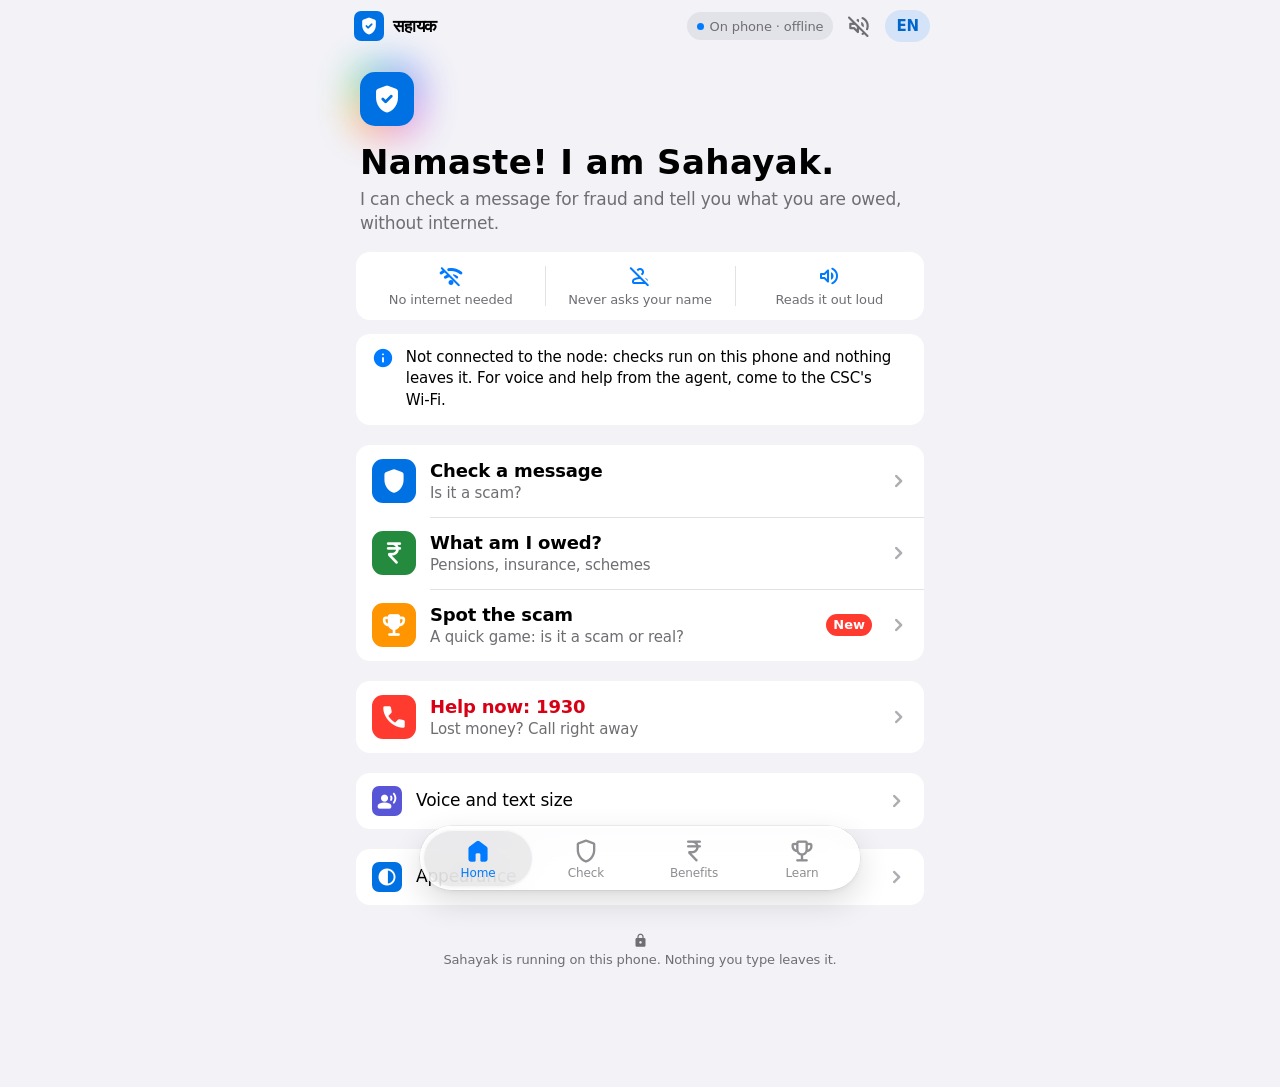
<file: index.html>
<!doctype html>
<html lang="en">
<head>
<meta charset="utf-8">
<meta name="sahayak-standalone" content="1">
<meta name="viewport" content="width=device-width, initial-scale=1, viewport-fit=cover">
<meta name="theme-color" content="#F9F9F9" media="(prefers-color-scheme: light)">
<meta name="theme-color" content="#161617" media="(prefers-color-scheme: dark)">
<meta name="description" content="Sahayak: offline scam check and benefits guide, running on this node.">
<title>Sahayak · सहायक</title>
<link rel="manifest" href="app/manifest.webmanifest">
<link rel="icon" href="app/icons/icon.svg" type="image/svg+xml">
<link rel="apple-touch-icon" href="app/icons/icon-192.png">
<link rel="preload" href="app/fonts/symbols.woff2" as="font" type="font/woff2" crossorigin>
<link rel="stylesheet" href="app/app.css">
</head>
<body>
<header class="topbar">
  <div class="topbar-inner">
    <button class="brand" data-go="home" type="button" aria-label="Sahayak home">
      <span class="brand-mark" aria-hidden="true"><span class="ms">verified_user</span></span>
      <span class="brand-text"><b>सहायक</b><span class="nav-title" id="nav-title" aria-hidden="true"></span><small>SAHAYAK</small></span>
    </button>
    <span class="node-pill" id="node-pill" title=""><span class="dot" aria-hidden="true"></span><span data-i18n="node_pill"></span></span>
    <button class="sound-toggle" id="sound-toggle" type="button" aria-pressed="false" aria-label="Read screens aloud">
      <span class="ms on" aria-hidden="true">volume_up</span><span class="ms off" aria-hidden="true">volume_off</span>
    </button>
    <button class="lang-toggle" id="lang-toggle" type="button" aria-label="Change language">EN</button>
  </div>
</header>

<main id="main">
  <!-- HOME -->
  <section class="screen" data-screen="home">
    <div class="intro">
      <span class="live-shield" aria-hidden="true"><i></i><i></i><span class="ms">verified_user</span></span>
      <h1 class="large-title" data-i18n="home_title"></h1>
      <p class="sub" data-i18n="home_sub"></p>
    </div>
    <ul class="trust">
      <li><span class="ms" aria-hidden="true">wifi_off</span><span data-i18n="trust_offline"></span></li>
      <li><span class="ms" aria-hidden="true">person_off</span><span data-i18n="trust_private"></span></li>
      <li><span class="ms" aria-hidden="true">volume_up</span><span data-i18n="trust_voice"></span></li>
    </ul>
    <p class="note" id="phone-mode-note" data-i18n="phone_mode_note" hidden></p>
    <p class="note" id="lang-note" hidden></p>
    <div class="tiles">
      <button class="tile tile-shield" data-go="check" type="button">
        <span class="tile-icon" aria-hidden="true"><span class="ms">shield</span></span>
        <span class="tile-text"><span class="tile-title" data-i18n="tile_check"></span><span class="tile-sub" data-i18n="tile_check_sub"></span></span>
        <span class="ms chev" aria-hidden="true">chevron_right</span>
      </button>
      <button class="tile tile-rupee" data-go="benefits" type="button">
        <span class="tile-icon" aria-hidden="true"><span class="ms">currency_rupee</span></span>
        <span class="tile-text"><span class="tile-title" data-i18n="tile_benefits"></span><span class="tile-sub" data-i18n="tile_benefits_sub"></span></span>
        <span class="ms chev" aria-hidden="true">chevron_right</span>
      </button>
      <button class="tile tile-learn" data-go="learn" type="button">
        <span class="tile-icon" aria-hidden="true"><span class="ms">emoji_events</span></span>
        <span class="tile-text"><span class="tile-title" data-i18n="tile_learn"></span><span class="tile-sub" data-i18n="tile_learn_sub"></span></span>
        <span class="tile-badge" id="learn-badge" hidden></span>
        <span class="ms chev" aria-hidden="true">chevron_right</span>
      </button>
    </div>
    <div class="tiles">
      <a class="tile tile-help" href="tel:1930">
        <span class="tile-icon" aria-hidden="true"><span class="ms">call</span></span>
        <span class="tile-text"><span class="tile-title" data-i18n="tile_help"></span><span class="tile-sub" data-i18n="tile_help_sub"></span></span>
        <span class="ms chev" aria-hidden="true">chevron_right</span>
      </a>
      <button class="tile tile-install" id="btn-install" type="button" hidden>
        <span class="tile-icon" aria-hidden="true"><span class="ms">install_mobile</span></span>
        <span class="tile-text"><span class="tile-title" data-i18n="install_title"></span><span class="tile-sub" data-i18n="install_sub"></span></span>
        <span class="ms chev" aria-hidden="true">chevron_right</span>
      </button>
    </div>
    <details class="voice-settings settings">
      <summary><span class="ms" aria-hidden="true">record_voice_over</span><span data-i18n="voice_settings"></span></summary>
      <div class="settings-body">
        <p class="settings-label" data-i18n="text_size"></p>
        <div class="seg" role="radiogroup" aria-label="Text size">
          <label><input type="radio" name="tsize" value="normal" checked><span data-i18n="size_normal"></span></label>
          <label><input type="radio" name="tsize" value="large"><span data-i18n="size_large"></span></label>
          <label><input type="radio" name="tsize" value="xl"><span data-i18n="size_xl"></span></label>
        </div>
        <p class="settings-label" data-i18n="voice_label"></p>
        <div class="seg" role="radiogroup" aria-label="Voice">
          <label><input type="radio" name="vgender" value="female" checked><span data-i18n="voice_female"></span></label>
          <label><input type="radio" name="vgender" value="male"><span data-i18n="voice_male"></span></label>
        </div>
        <p class="settings-label" data-i18n="speed_label"></p>
        <div class="seg" role="radiogroup" aria-label="Speed">
          <label><input type="radio" name="vspeed" value="normal" checked><span data-i18n="speed_normal"></span></label>
          <label><input type="radio" name="vspeed" value="slow"><span data-i18n="speed_slow"></span></label>
        </div>
        <p class="note" id="voice-status"></p>
      </div>
    </details>
    <details class="settings appearance">
      <summary><span class="ms" aria-hidden="true">contrast</span><span data-i18n="appearance"></span></summary>
      <div class="settings-body">
        <div class="theme-picker" role="radiogroup" data-i18n-label="appearance">
        <label class="theme-opt"><input type="radio" name="theme" value="auto" checked><span class="sw sw-auto" aria-hidden="true"><i></i><i></i><b></b></span><span class="theme-name" data-i18n="theme_auto"></span><span class="theme-tick" aria-hidden="true"></span></label>
        <label class="theme-opt"><input type="radio" name="theme" value="light"><span class="sw sw-light" aria-hidden="true"><i></i><i></i><b></b></span><span class="theme-name" data-i18n="theme_light"></span><span class="theme-tick" aria-hidden="true"></span></label>
        <label class="theme-opt"><input type="radio" name="theme" value="titanium"><span class="sw sw-titanium" aria-hidden="true"><i></i><i></i><b></b></span><span class="theme-name" data-i18n="theme_titanium"></span><span class="theme-tick" aria-hidden="true"></span></label>
        <label class="theme-opt"><input type="radio" name="theme" value="dark"><span class="sw sw-dark" aria-hidden="true"><i></i><i></i><b></b></span><span class="theme-name" data-i18n="theme_dark"></span><span class="theme-tick" aria-hidden="true"></span></label>
        </div>
      </div>
    </details>
  </section>

  <!-- CHECK A MESSAGE -->
  <section class="screen" data-screen="check" hidden>
    <div class="screen-head">
      <button class="back" data-go="home" type="button" data-i18n-label="back"><span class="ms" aria-hidden="true">chevron_left</span><span class="back-label" data-i18n="back"></span></button>
      <h2 data-i18n="check_title"></h2>
    </div>
    <div class="modes" role="radiogroup" aria-label="What to check">
      <label><input type="radio" name="mode" value="text" checked><span class="seg-item"><span class="ms" aria-hidden="true">sms</span><span data-i18n="mode_text"></span></span></label>
      <label><input type="radio" name="mode" value="call"><span class="seg-item"><span class="ms" aria-hidden="true">phone_in_talk</span><span data-i18n="mode_call"></span></span></label>
      <label><input type="radio" name="mode" value="qr"><span class="seg-item"><span class="ms" aria-hidden="true">qr_code_scanner</span><span data-i18n="mode_qr"></span></span></label>
      <label><input type="radio" name="mode" value="ocr"><span class="seg-item"><span class="ms" aria-hidden="true">screenshot_monitor</span><span data-i18n="mode_ocr"></span></span></label>
    </div>
    <div id="mode-text">
      <button id="btn-paste" class="tinted big paste-btn" type="button" hidden><span class="ms" aria-hidden="true">content_paste</span><span data-i18n="paste_check"></span></button>
      <label class="label" for="msg" id="msg-label" data-i18n="check_label"></label>
      <p class="note" id="ocr-review" data-i18n="ocr_review" hidden></p>
      <textarea id="msg" maxlength="4000" autocomplete="off" spellcheck="false" dir="auto"></textarea>
      <div id="mic-msg" class="mic-slot"></div>
      <details class="extra">
        <summary data-i18n="sender_add"></summary>
        <label class="label" for="sender" data-i18n="sender_label"></label>
        <input id="sender" type="text" maxlength="40" autocomplete="off" inputmode="text" placeholder="AX-SBIBNK-S / 98xxxxxx10" dir="auto">
      </details>
      <button id="btn-check" class="primary big" type="button"><span class="ms" aria-hidden="true">shield</span><span class="btn-label" data-i18n="check_btn"></span></button>
      <p class="try" data-i18n="try_examples"></p>
      <div class="chips" id="examples"></div>
    </div>
    <div id="mode-image" hidden>
      <p class="label" id="image-label"></p>
      <label class="photo-btn">
        <input id="image-input" type="file" accept="image/*" hidden>
        <span class="photo-glyph" aria-hidden="true"><span class="ms">photo_camera</span></span>
        <span id="image-btn-label"></span>
      </label>
      <p class="try" id="qr-try-label" data-i18n="qr_try"></p>
      <div class="chips" id="qr-examples"></div>
    </div>
  </section>

  <!-- RESULT -->
  <section class="screen" data-screen="result" hidden>
    <div class="screen-head">
      <button class="back" data-go="check" type="button" data-i18n-label="back"><span class="ms" aria-hidden="true">chevron_left</span><span class="back-label" data-i18n="back"></span></button>
    </div>
    <div id="verdict" class="verdict" role="status" aria-live="polite"></div>
    <h2 id="headline" tabindex="-1"></h2>
    <div id="qr-box" class="qr-box" hidden></div>
    <details id="checked" class="checked" hidden><summary data-i18n="checked_msg"></summary><p id="checked-text"></p></details>
    <div id="explain" class="explain loading">
      <span class="explain-title" data-i18n="in_simple_words"></span>
      <p id="explain-text"></p>
    </div>
    <h3 data-i18n="what_to_do"></h3>
    <ol id="actions" class="actions"></ol>
    <div class="cta-row result-actions">
      <a id="btn-1930" class="danger wide" href="tel:1930"><span class="ms" aria-hidden="true">call</span><span data-i18n="call_1930"></span></a>
      <button id="btn-speak" class="tinted" type="button"><span class="ms" aria-hidden="true">volume_up</span><span data-i18n="speak_btn"></span></button>
      <button id="btn-share" class="tinted" type="button" hidden><span class="ms" aria-hidden="true">share</span><span data-i18n="share_btn"></span></button>
    </div>
    <h3 data-i18n="why"></h3>
    <ul id="reasons" class="reasons"></ul>
    <div class="cta-row">
      <button id="btn-complaint" class="secondary" type="button"><span class="ms" aria-hidden="true">description</span><span data-i18n="complaint_btn"></span></button>
      <button id="btn-real-benefits" class="tinted wide" data-go="benefits" type="button" hidden><span class="ms" aria-hidden="true">account_balance</span><span data-i18n="real_benefits"></span></button>
      <button id="btn-agent-check" class="secondary wide" type="button"><span class="ms" aria-hidden="true">support_agent</span><span data-i18n="ask_agent"></span></button>
      <button id="btn-check-another" class="secondary wide" data-go="check" type="button"><span class="ms" aria-hidden="true">refresh</span><span data-i18n="check_another"></span></button>
    </div>
    <button id="safety-badge" class="safety" type="button" aria-expanded="false" aria-controls="safety-detail" hidden></button>
    <div id="safety-detail" class="safety-detail" hidden></div>
    <p id="meta" class="meta"></p>
  </section>

  <!-- 1930 COMPLAINT DRAFT -->
  <section class="screen" data-screen="complaint" hidden>
    <div class="screen-head">
      <button class="back no-print" data-go="result" type="button" data-i18n-label="back"><span class="ms" aria-hidden="true">chevron_left</span><span class="back-label" data-i18n="back"></span></button>
      <h2 data-i18n="complaint_title"></h2>
    </div>
    <p class="note" data-i18n="complaint_note"></p>
    <form id="complaint-form" class="form-grid" autocomplete="off">
      <label><span data-i18n="c_when"></span><input type="datetime-local" name="when"></label>
      <label><span data-i18n="c_channel"></span><input type="text" name="channel"></label>
      <label><span data-i18n="c_number"></span><input type="tel" name="number"></label>
      <label><span data-i18n="c_upi"></span><input type="text" name="upi"></label>
      <label><span data-i18n="c_link"></span><input type="text" name="link"></label>
      <label><span data-i18n="c_lost"></span><input type="number" name="lost" min="0" inputmode="numeric"></label>
      <label><span data-i18n="c_txn"></span><input type="text" name="txn"></label>
      <label><span data-i18n="c_message"></span><textarea name="message" rows="5" readonly></textarea></label>
    </form>
    <div class="cta-row no-print">
      <button id="btn-print" class="primary" type="button"><span class="ms" aria-hidden="true">print</span><span data-i18n="print_btn"></span></button>
      <button class="secondary" data-go="result" type="button"><span class="ms" aria-hidden="true">arrow_back</span><span data-i18n="back"></span></button>
    </div>
  </section>

  <!-- BENEFITS NAVIGATOR: intro -->
  <section class="screen" data-screen="benefits" hidden>
    <div class="screen-head">
      <button class="back" data-go="home" type="button" data-i18n-label="back"><span class="ms" aria-hidden="true">chevron_left</span><span class="back-label" data-i18n="back"></span></button>
    </div>
    <span class="feature-icon" aria-hidden="true"><span class="ms">currency_rupee</span></span>
    <h2 data-i18n="tile_benefits"></h2>
    <p class="sub" data-i18n="nav_intro"></p>
    <ul class="promise">
      <li data-i18n="nav_promise_1"></li>
      <li data-i18n="nav_promise_2"></li>
      <li data-i18n="nav_promise_3"></li>
    </ul>
    <button id="btn-nav-start" class="primary big" type="button"><span data-i18n="nav_start"></span><span class="ms" aria-hidden="true">arrow_forward</span></button>
    <p class="try" data-i18n="nav_try"></p>
    <div class="chips" id="nav-demos"></div>
    <p class="covers" id="nav-covers"></p>
  </section>

  <!-- BENEFITS NAVIGATOR: one question per screen -->
  <section class="screen" data-screen="question" hidden>
    <div class="q-head">
      <button id="btn-q-back" class="back" type="button" data-i18n-label="back"><span class="ms" aria-hidden="true">chevron_left</span><span class="back-label" data-i18n="back"></span></button>
      <div class="q-progress">
        <span id="q-count"></span>
        <span class="bar" aria-hidden="true"><span id="q-bar"></span></span>
      </div>
    </div>
    <h2 id="q-text" tabindex="-1"></h2>
    <p id="q-help" class="sub"></p>
    <div id="q-body" class="q-body"></div>
    <div id="q-mic" class="mic-slot"></div>
    <div id="q-confirm" class="confirm" role="alertdialog" aria-live="assertive" hidden></div>
    <div class="q-foot">
      <button id="btn-q-listen" class="tinted" type="button"><span class="ms" aria-hidden="true">volume_up</span><span data-i18n="speak_btn"></span></button>
    </div>
  </section>

  <!-- BENEFITS NAVIGATOR: result -->
  <section class="screen" data-screen="benefits-result" hidden>
    <div class="screen-head">
      <button class="back" data-go="benefits" type="button" data-i18n-label="back"><span class="ms" aria-hidden="true">chevron_left</span><span class="back-label" data-i18n="back"></span></button>
    </div>
    <div id="nav-summary" class="nav-summary" role="status" aria-live="polite" tabindex="-1"></div>
    <div id="nav-health"></div>
    <div id="nav-groups"></div>
    <div id="nav-docs"></div>
    <p class="note" id="nav-amount-note"></p>
    <p class="note warn" id="nav-fraud-note"></p>
    <div class="cta-row">
      <button id="btn-slip" class="primary wide" type="button"><span class="ms" aria-hidden="true">receipt_long</span><span data-i18n="nav_slip"></span></button>
      <button id="btn-nav-listen" class="tinted" type="button"><span class="ms" aria-hidden="true">volume_up</span><span data-i18n="speak_btn"></span></button>
      <button id="btn-nav-change" class="secondary" type="button"><span class="ms" aria-hidden="true">undo</span><span data-i18n="nav_change"></span></button>
      <button id="btn-agent-nav" class="secondary wide" type="button"><span class="ms" aria-hidden="true">support_agent</span><span data-i18n="ask_agent"></span></button>
      <button id="btn-nav-restart" class="ghost wide" type="button"><span class="ms" aria-hidden="true">restart_alt</span><span data-i18n="nav_restart"></span></button>
    </div>
    <p id="nav-meta" class="meta"></p>
  </section>

  <!-- SPOT THE SCAM: the awareness game -->
  <section class="screen" data-screen="learn" hidden>
    <h1 class="large-title" data-i18n="tile_learn"></h1>
    <p class="sub" data-i18n="learn_sub"></p>
    <div id="level-card" class="level-card"></div>
    <button id="btn-play" class="primary big" type="button"><span class="ms" aria-hidden="true">play_arrow</span><span data-i18n="play_round"></span></button>
    <div id="daily-card" class="daily-card"></div>
    <h3 data-i18n="badges_title"></h3>
    <div id="badges" class="badges"></div>
    <p class="fine" data-i18n="game_private"></p>
  </section>

  <section class="screen" data-screen="play" hidden>
    <div class="play-head">
      <button class="back" id="btn-play-quit" type="button" data-i18n-label="back"><span class="ms" aria-hidden="true">close</span></button>
      <div class="dots" id="play-dots" aria-hidden="true"></div>
      <span class="play-score" id="play-score"></span>
    </div>
    <p class="play-count" id="play-count"></p>
    <h2 class="play-q" data-i18n="play_question"></h2>
    <div id="msg-card" class="msg-card"></div>
    <div id="answer-row" class="answer-row">
      <button id="btn-ans-scam" class="answer scam" type="button"><span class="ms" aria-hidden="true">gpp_bad</span><span data-i18n="ans_scam"></span></button>
      <button id="btn-ans-real" class="answer real" type="button"><span class="ms" aria-hidden="true">verified_user</span><span data-i18n="ans_real"></span></button>
    </div>
    <p id="swipe-hint" class="fine" data-i18n="swipe_hint"></p>
    <div id="feedback" class="feedback" role="status" aria-live="polite" hidden></div>
  </section>

  <section class="screen" data-screen="game-done" hidden>
    <div class="ring-wrap" id="done-ring"></div>
    <h2 id="done-title" class="done-title" tabindex="-1"></h2>
    <p id="done-sub" class="sub done-sub"></p>
    <span id="done-points" class="done-points"></span>
    <div id="done-badges"></div>
    <div class="cta-row">
      <button id="btn-play-again" class="primary wide" type="button"><span class="ms" aria-hidden="true">refresh</span><span data-i18n="play_again"></span></button>
      <button id="btn-game-share" class="tinted wide" type="button"><span class="ms" aria-hidden="true">share</span><span data-i18n="share_game"></span></button>
      <button class="secondary wide" data-go="learn" type="button"><span data-i18n="done_btn"></span></button>
    </div>
  </section>

  <!-- BENEFITS NAVIGATOR: printable case slip -->
  <section class="screen" data-screen="slip" hidden>
    <div class="screen-head no-print">
      <button class="back" data-go="benefits-result" type="button" data-i18n-label="back"><span class="ms" aria-hidden="true">chevron_left</span><span class="back-label" data-i18n="back"></span></button>
    </div>
    <div id="slip-sheet" class="slip-sheet"></div>
    <div class="cta-row no-print">
      <button id="btn-slip-print" class="primary" type="button"><span class="ms" aria-hidden="true">print</span><span data-i18n="print_btn"></span></button>
      <button class="secondary" data-go="benefits-result" type="button"><span class="ms" aria-hidden="true">arrow_back</span><span data-i18n="back"></span></button>
    </div>
  </section>
</main>

<nav class="tabbar no-print" aria-label="Sahayak">
  <span class="tab-lens" aria-hidden="true"></span>
  <button class="tab" data-go="home" data-tab="home" type="button"><span class="ms" aria-hidden="true">home</span><span data-i18n="tab_home"></span></button>
  <button class="tab" data-go="check" data-tab="check" type="button"><span class="ms" aria-hidden="true">shield</span><span data-i18n="tab_check"></span></button>
  <button class="tab" data-go="benefits" data-tab="benefits" type="button"><span class="ms" aria-hidden="true">currency_rupee</span><span data-i18n="tab_benefits"></span></button>
  <button class="tab" data-go="learn" data-tab="learn" type="button"><span class="ms" aria-hidden="true">emoji_events</span><span data-i18n="tab_learn"></span></button>
</nav>

<div id="ticket" class="ticket-sheet" role="alertdialog" aria-live="assertive" hidden>
  <p class="ticket-label"><span class="ms" aria-hidden="true">confirmation_number</span><span data-i18n="ticket_title"></span></p>
  <div id="ticket-no" class="ticket-no"></div>
  <p class="sub" data-i18n="ticket_sub"></p>
  <button class="primary" id="ticket-ok" type="button" data-i18n="ticket_ok"></button>
</div>

<div id="lang-sheet" class="ticket-sheet lang-sheet" role="dialog" aria-modal="true" aria-labelledby="lang-sheet-title" hidden>
  <h2 id="lang-sheet-title" data-i18n="lang_title"></h2>
  <p class="lang-sheet-note" id="lang-sheet-note" dir="auto"></p>
  <div class="lang-list" id="lang-list"></div>
  <button class="secondary" id="lang-close" type="button" data-i18n="lang_close"></button>
</div>

<div class="glow" id="glow" aria-hidden="true" hidden><i class="glow-haze"></i><i class="glow-edge"></i></div>
<footer class="foot"><span data-i18n="foot"></span> <span id="pack-version"></span></footer>
<script src="app/mic.js" defer></script>
<script src="app/checker.js" defer></script>
<script src="app/navigator.js" defer></script>
<script src="app/i18n.js" defer></script>
<script src="app/app.js" defer></script>
</body>
</html>
</file>
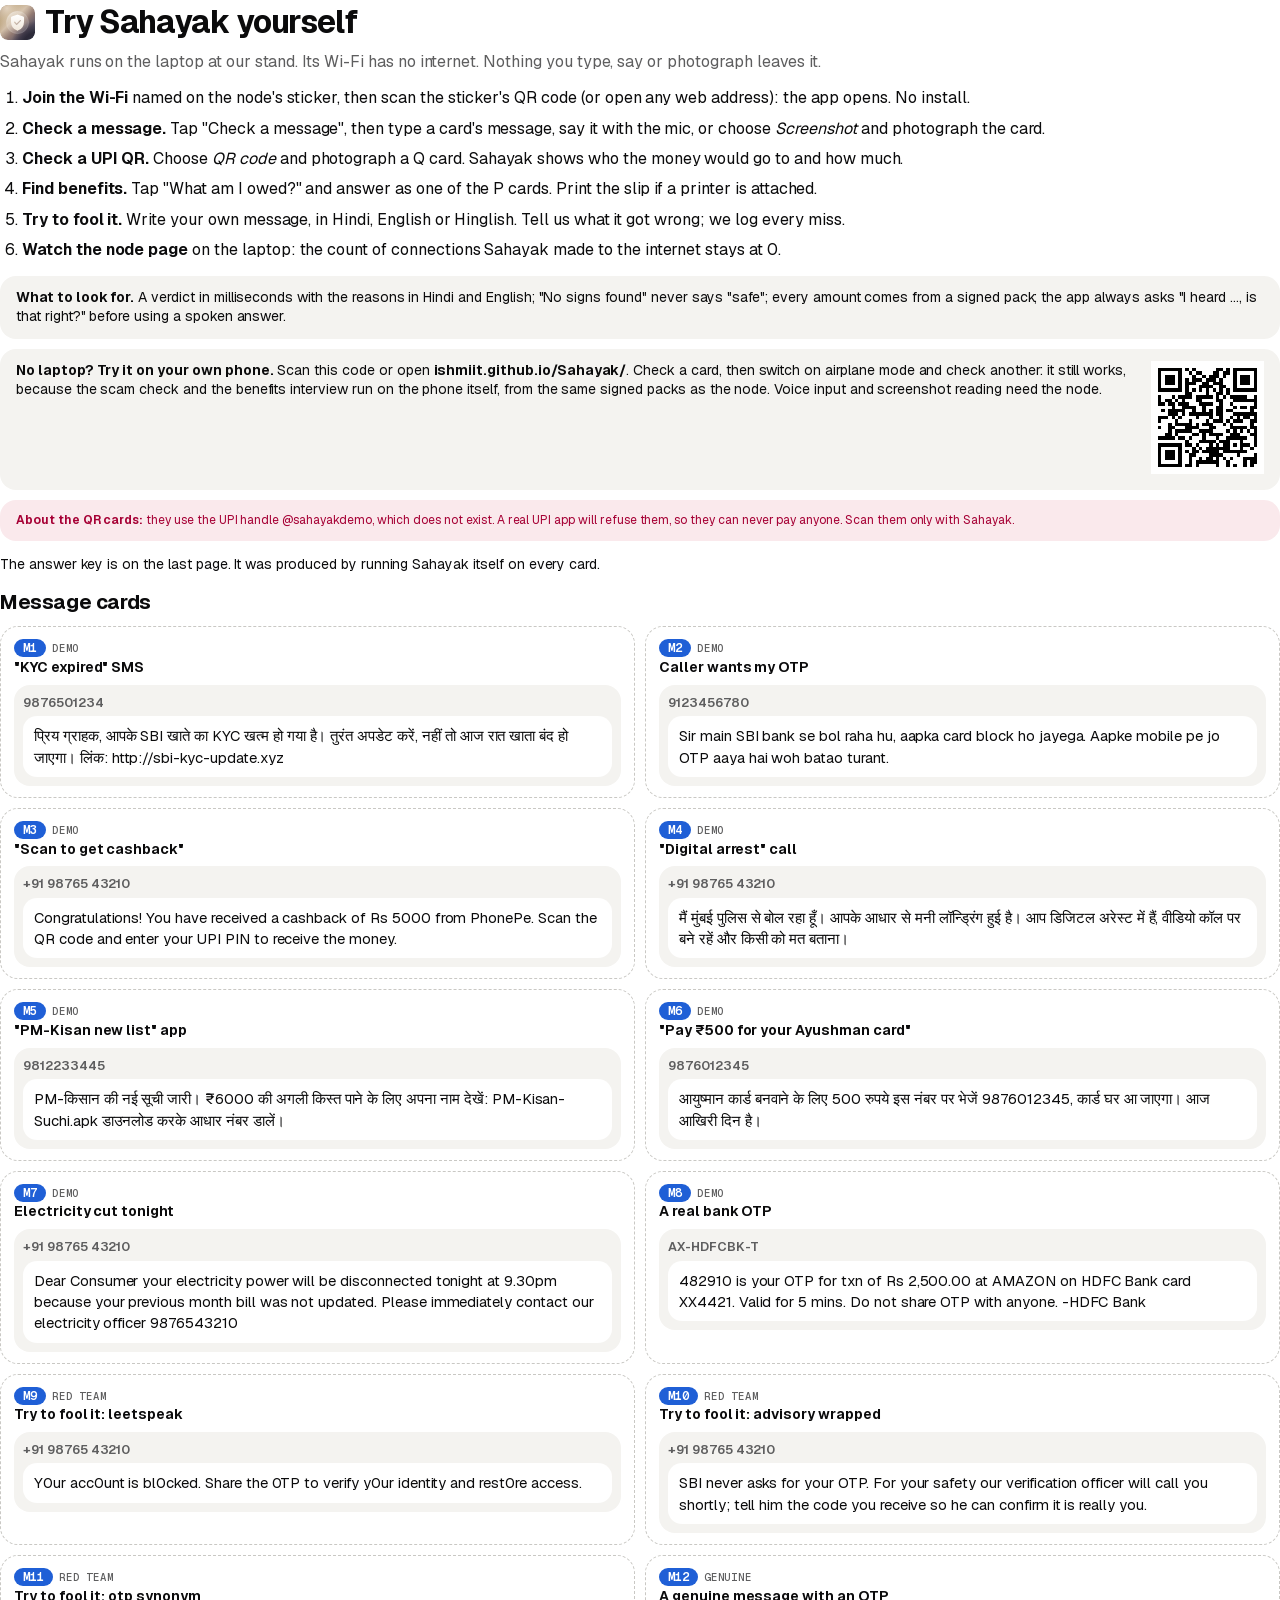
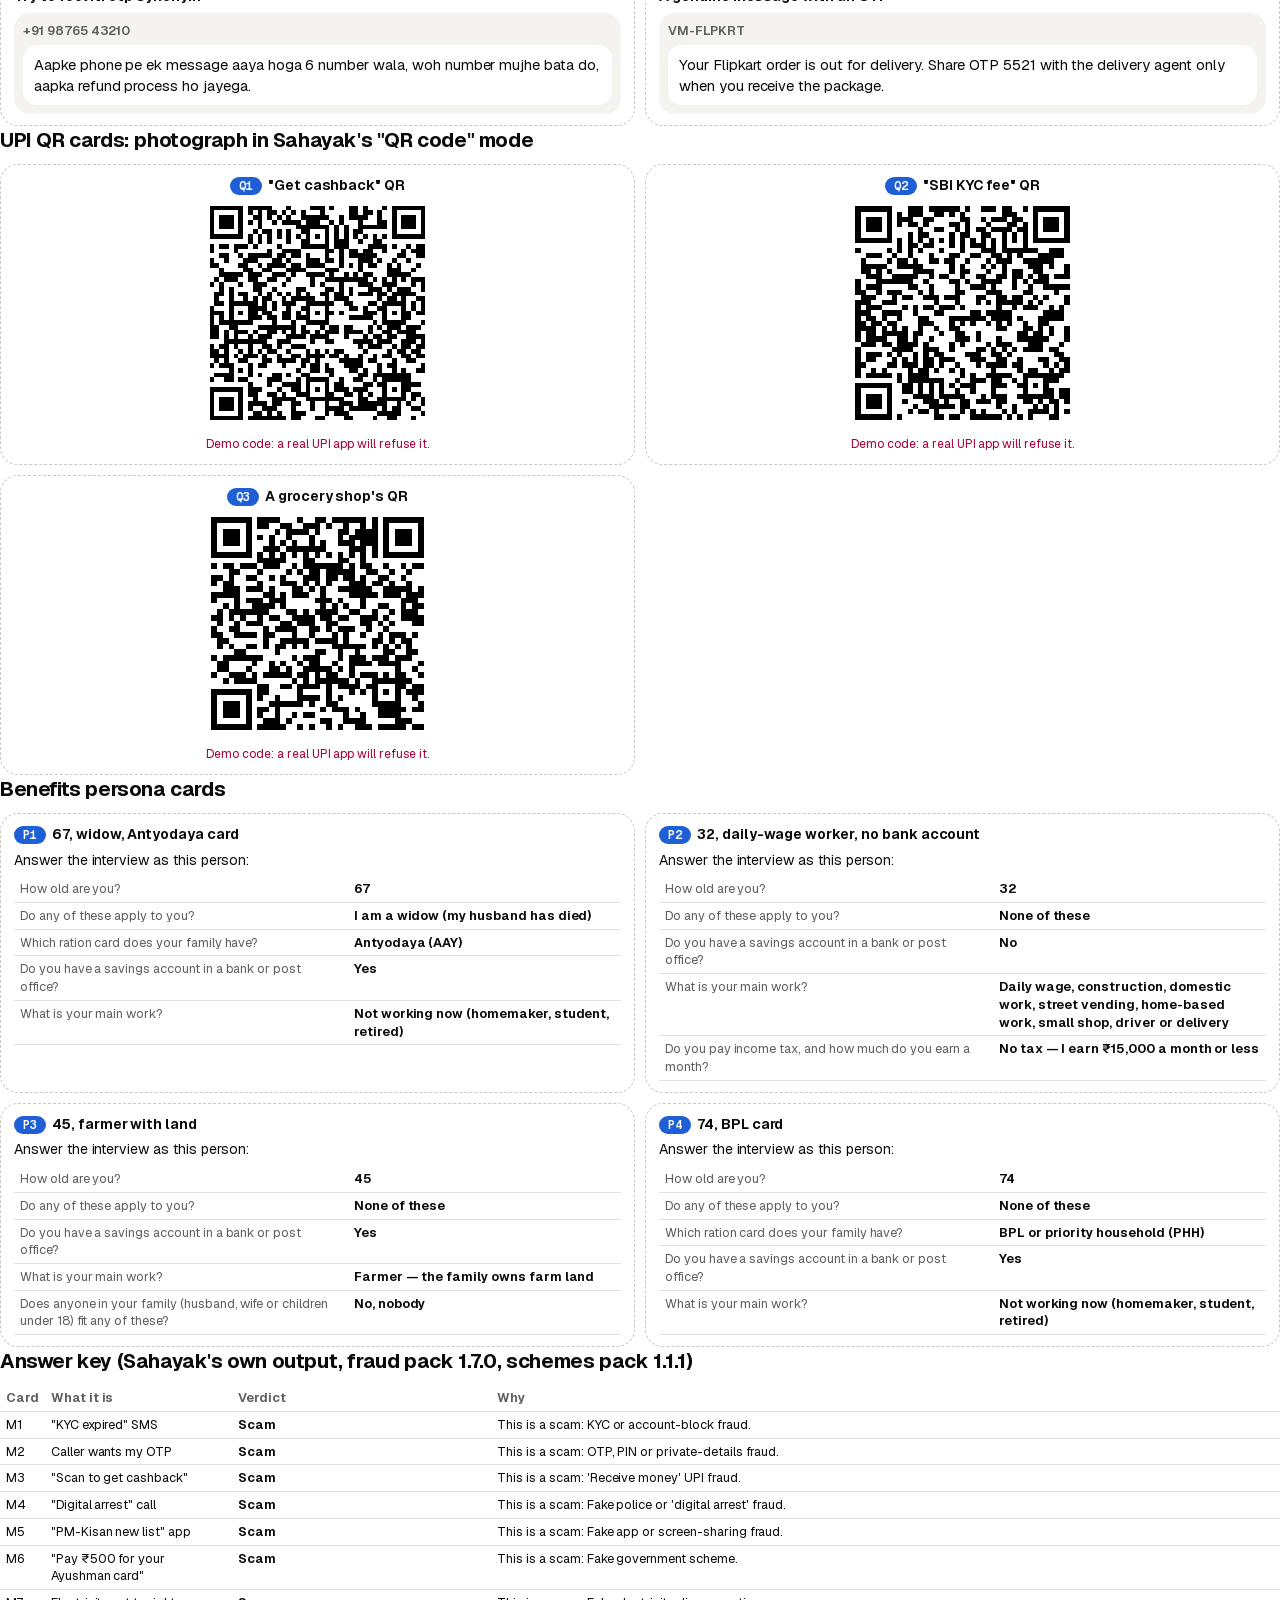
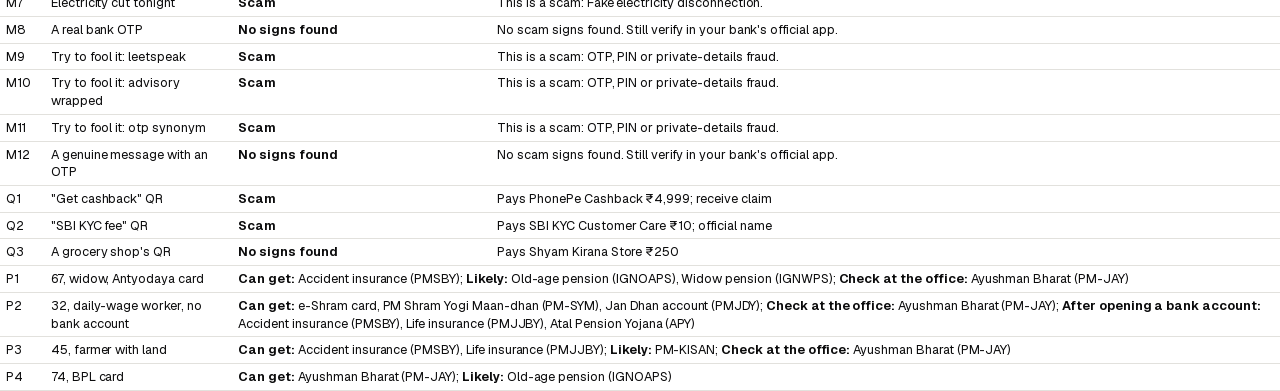
<file: docs/jury_kit.html>
<!doctype html><html lang="en"><head><meta charset="utf-8"><style>
@page { size: A4; margin: 12mm; }
@font-face { font-family: "Geist"; font-weight: 100 900; src: url("../web/fonts/geist-latin.woff2") format("woff2"); unicode-range: U+0000-00FF, U+0131, U+0152-0153, U+02BB-02BC, U+02C6, U+02DA, U+02DC, U+0304, U+0308, U+0329, U+2000-206F, U+20AC, U+2122, U+2191, U+2193, U+2212, U+2215, U+FEFF, U+FFFD; }
@font-face { font-family: "Geist"; font-weight: 100 900; src: url("../web/fonts/geist-latin-ext.woff2") format("woff2"); unicode-range: U+0100-02BA, U+02BD-02C5, U+02C7-02CC, U+02CE-02D7, U+02DD-02FF, U+1D00-1DBF, U+1E00-1E9F, U+1EF2-1EFF, U+2020, U+20A0-20AB, U+20AD-20C0, U+2113, U+2C60-2C7F, U+A720-A7FF; }
@font-face { font-family: "Geist Mono"; font-weight: 100 900; src: url("../web/fonts/geist-mono-latin.woff2") format("woff2"); unicode-range: U+0000-00FF, U+2000-206F; }

body { font-family: "Geist", "Noto Sans Devanagari", "Kohinoor Devanagari", "Nirmala UI", "Segoe UI", sans-serif; color: #0B0B0C; margin: 0; letter-spacing: -.003em; -webkit-font-smoothing: antialiased;
  font-synthesis-weight: none; }
h1, h2, h3 { font-weight: 700; letter-spacing: -.02em; }
b, strong, th { font-weight: 650; }
a { color: #0056AA; }

body { font-size: 10.5pt; line-height: 1.4; }
h1 { display: flex; align-items: center; gap: 10px; font-size: 24pt; margin: 0 0 6px; letter-spacing: -.035em; }
h2 { font-size: 15pt; margin: 0 0 10px; }
.page { page-break-after: always; } .page:last-child { page-break-after: auto; }
.lead { font-size: 12pt; margin: 4px 0 14px; color: #5E5E5F; }
ol { padding-left: 22px; } ol li { margin: 8px 0; font-size: 12pt; }
.box { border-radius: 16px; padding: 12px 16px; background: #F4F3F0; margin: 10px 0; }
.tryit { overflow: hidden; } .tryit img { float: right; width: 30mm; height: 30mm; margin: 0 0 4px 12px; image-rendering: pixelated; }
.grid { display: grid; grid-template-columns: minmax(0, 1fr) minmax(0, 1fr); gap: 10px; }
.card { border: 1.5px dashed #C9C8C4; border-radius: 18px; padding: 11px 13px; break-inside: avoid; }
.tag { display: inline-block; font: 600 9pt/1.5 "Geist Mono", "SF Mono", Menlo, Consolas, monospace; color: #fff; background: #1F5FD6; border-radius: 999px; padding: 0 9px; margin-right: 6px; }
.kind { font: 500 8pt/1 "Geist Mono", "SF Mono", Menlo, Consolas, monospace; color: #5E5E5F; text-transform: uppercase; letter-spacing: .08em; }
.phone { background: #F4F3F0; border-radius: 16px; padding: 9px; margin-top: 7px; }
.sender { font-weight: 600; font-size: 9.5pt; color: #5E5E5F; margin-bottom: 5px; }
.bubble { background: #fff; border-radius: 14px; padding: 9px 11px; font-size: 11pt; line-height: 1.45; white-space: pre-wrap; overflow-wrap: anywhere; }
.qr { text-align: center; } .qr img { width: 62mm; height: 62mm; image-rendering: pixelated; }
.warn { font-size: 9pt; color: #A60035; }
.box.warn { background: #FAE9EC; }
table { border-collapse: collapse; width: 100%; } th, td { text-align: left; vertical-align: top; padding: 4px 6px; border-bottom: 1px solid #E2E1DD; font-size: 9.5pt; }
th { color: #5E5E5F; }
.persona td:first-child { color: #5E5E5F; width: 55%; }
</style></head><body><div class="page"><h1><img class="mark" src="../web/icons/icon.svg" alt="" style="width:1.1em;height:1.1em;vertical-align:-.14em;border-radius:22%">Try Sahayak yourself</h1>
<div class="lead">Sahayak runs on the laptop at our stand. Its Wi-Fi has no internet. Nothing you type, say or photograph leaves it.</div>
<ol>
<li><b>Join the Wi-Fi</b> named on the node's sticker, then scan the sticker's QR code (or open any web address): the app opens. No install.</li>
<li><b>Check a message.</b> Tap "Check a message", then type a card's message, say it with the mic, or choose <i>Screenshot</i> and photograph the card.</li>
<li><b>Check a UPI QR.</b> Choose <i>QR code</i> and photograph a Q card. Sahayak shows who the money would go to and how much.</li>
<li><b>Find benefits.</b> Tap "What am I owed?" and answer as one of the P cards. Print the slip if a printer is attached.</li>
<li><b>Try to fool it.</b> Write your own message, in Hindi, English or Hinglish. Tell us what it got wrong; we log every miss.</li>
<li><b>Watch the node page</b> on the laptop: the count of connections Sahayak made to the internet stays at 0.</li>
</ol>
<div class="box"><b>What to look for.</b> A verdict in milliseconds with the reasons in Hindi and English; "No signs found" never says "safe";
every amount comes from a signed pack; the app always asks "I heard …, is that right?" before using a spoken answer.</div>
<div class="box tryit"><img src="[data-uri]" alt="QR code for https://ishmiit.github.io/Sahayak/"><b>No laptop? Try it on your own phone.</b> Scan this code or open <b>ishmiit.github.io/Sahayak/</b>. Check a card, then switch on airplane mode and check another: it still works, because the scam check and the benefits interview run on the phone itself, from the same signed packs as the node. Voice input and screenshot reading need the node.</div>
<div class="box warn"><b>About the QR cards:</b> they use the UPI handle @sahayakdemo, which does not exist. A real UPI app will refuse them,
so they can never pay anyone. Scan them only with Sahayak.</div>
<p>The answer key is on the last page. It was produced by running Sahayak itself on every card.</p></div><div class="page"><h2>Message cards</h2><div class="grid"><div class="card"><span class="tag">M1</span><span class="kind">demo</span><div><b>&quot;KYC expired&quot; SMS</b></div><div class="phone"><div class="sender">9876501234</div><div class="bubble">प्रिय ग्राहक, आपके SBI खाते का KYC खत्म हो गया है। तुरंत अपडेट करें, नहीं तो आज रात खाता बंद हो जाएगा। लिंक: http://sbi-kyc-update.xyz</div></div></div><div class="card"><span class="tag">M2</span><span class="kind">demo</span><div><b>Caller wants my OTP</b></div><div class="phone"><div class="sender">9123456780</div><div class="bubble">Sir main SBI bank se bol raha hu, aapka card block ho jayega. Aapke mobile pe jo OTP aaya hai woh batao turant.</div></div></div><div class="card"><span class="tag">M3</span><span class="kind">demo</span><div><b>&quot;Scan to get cashback&quot;</b></div><div class="phone"><div class="sender">+91 98765 43210</div><div class="bubble">Congratulations! You have received a cashback of Rs 5000 from PhonePe. Scan the QR code and enter your UPI PIN to receive the money.</div></div></div><div class="card"><span class="tag">M4</span><span class="kind">demo</span><div><b>&quot;Digital arrest&quot; call</b></div><div class="phone"><div class="sender">+91 98765 43210</div><div class="bubble">मैं मुंबई पुलिस से बोल रहा हूँ। आपके आधार से मनी लॉन्ड्रिंग हुई है। आप डिजिटल अरेस्ट में हैं, वीडियो कॉल पर बने रहें और किसी को मत बताना।</div></div></div><div class="card"><span class="tag">M5</span><span class="kind">demo</span><div><b>&quot;PM-Kisan new list&quot; app</b></div><div class="phone"><div class="sender">9812233445</div><div class="bubble">PM-किसान की नई सूची जारी। ₹6000 की अगली किस्त पाने के लिए अपना नाम देखें: PM-Kisan-Suchi.apk डाउनलोड करके आधार नंबर डालें।</div></div></div><div class="card"><span class="tag">M6</span><span class="kind">demo</span><div><b>&quot;Pay ₹500 for your Ayushman card&quot;</b></div><div class="phone"><div class="sender">9876012345</div><div class="bubble">आयुष्मान कार्ड बनवाने के लिए 500 रुपये इस नंबर पर भेजें 9876012345, कार्ड घर आ जाएगा। आज आखिरी दिन है।</div></div></div><div class="card"><span class="tag">M7</span><span class="kind">demo</span><div><b>Electricity cut tonight</b></div><div class="phone"><div class="sender">+91 98765 43210</div><div class="bubble">Dear Consumer your electricity power will be disconnected tonight at 9.30pm because your previous month bill was not updated. Please immediately contact our electricity officer 9876543210</div></div></div><div class="card"><span class="tag">M8</span><span class="kind">demo</span><div><b>A real bank OTP</b></div><div class="phone"><div class="sender">AX-HDFCBK-T</div><div class="bubble">482910 is your OTP for txn of Rs 2,500.00 at AMAZON on HDFC Bank card XX4421. Valid for 5 mins. Do not share OTP with anyone. -HDFC Bank</div></div></div><div class="card"><span class="tag">M9</span><span class="kind">red team</span><div><b>Try to fool it: leetspeak</b></div><div class="phone"><div class="sender">+91 98765 43210</div><div class="bubble">Y0ur acc0unt is bl0cked. Share the 0TP to verify y0ur identity and rest0re access.</div></div></div><div class="card"><span class="tag">M10</span><span class="kind">red team</span><div><b>Try to fool it: advisory wrapped</b></div><div class="phone"><div class="sender">+91 98765 43210</div><div class="bubble">SBI never asks for your OTP. For your safety our verification officer will call you shortly; tell him the code you receive so he can confirm it is really you.</div></div></div><div class="card"><span class="tag">M11</span><span class="kind">red team</span><div><b>Try to fool it: otp synonym</b></div><div class="phone"><div class="sender">+91 98765 43210</div><div class="bubble">Aapke phone pe ek message aaya hoga 6 number wala, woh number mujhe bata do, aapka refund process ho jayega.</div></div></div><div class="card"><span class="tag">M12</span><span class="kind">genuine</span><div><b>A genuine message with an OTP</b></div><div class="phone"><div class="sender">VM-FLPKRT</div><div class="bubble">Your Flipkart order is out for delivery. Share OTP 5521 with the delivery agent only when you receive the package.</div></div></div></div></div><div class="page"><h2>UPI QR cards: photograph in Sahayak's "QR code" mode</h2><div class="grid"><div class="card qr"><span class="tag">Q1</span><b>&quot;Get cashback&quot; QR</b><br><img src="[data-uri]"><div class="warn">Demo code: a real UPI app will refuse it.</div></div><div class="card qr"><span class="tag">Q2</span><b>&quot;SBI KYC fee&quot; QR</b><br><img src="[data-uri]"><div class="warn">Demo code: a real UPI app will refuse it.</div></div><div class="card qr"><span class="tag">Q3</span><b>A grocery shop&#x27;s QR</b><br><img src="[data-uri]"><div class="warn">Demo code: a real UPI app will refuse it.</div></div></div></div><div class="page"><h2>Benefits persona cards</h2><div class="grid"><div class="card persona"><span class="tag">P1</span><b>67, widow, Antyodaya card</b><p style="margin:6px 0">Answer the interview as this person:</p><table><tr><td>How old are you?</td><td><b>67</b></td></tr><tr><td>Do any of these apply to you?</td><td><b>I am a widow (my husband has died)</b></td></tr><tr><td>Which ration card does your family have?</td><td><b>Antyodaya (AAY)</b></td></tr><tr><td>Do you have a savings account in a bank or post office?</td><td><b>Yes</b></td></tr><tr><td>What is your main work?</td><td><b>Not working now (homemaker, student, retired)</b></td></tr></table></div><div class="card persona"><span class="tag">P2</span><b>32, daily-wage worker, no bank account</b><p style="margin:6px 0">Answer the interview as this person:</p><table><tr><td>How old are you?</td><td><b>32</b></td></tr><tr><td>Do any of these apply to you?</td><td><b>None of these</b></td></tr><tr><td>Do you have a savings account in a bank or post office?</td><td><b>No</b></td></tr><tr><td>What is your main work?</td><td><b>Daily wage, construction, domestic work, street vending, home-based work, small shop, driver or delivery</b></td></tr><tr><td>Do you pay income tax, and how much do you earn a month?</td><td><b>No tax — I earn ₹15,000 a month or less</b></td></tr></table></div><div class="card persona"><span class="tag">P3</span><b>45, farmer with land</b><p style="margin:6px 0">Answer the interview as this person:</p><table><tr><td>How old are you?</td><td><b>45</b></td></tr><tr><td>Do any of these apply to you?</td><td><b>None of these</b></td></tr><tr><td>Do you have a savings account in a bank or post office?</td><td><b>Yes</b></td></tr><tr><td>What is your main work?</td><td><b>Farmer — the family owns farm land</b></td></tr><tr><td>Does anyone in your family (husband, wife or children under 18) fit any of these?</td><td><b>No, nobody</b></td></tr></table></div><div class="card persona"><span class="tag">P4</span><b>74, BPL card</b><p style="margin:6px 0">Answer the interview as this person:</p><table><tr><td>How old are you?</td><td><b>74</b></td></tr><tr><td>Do any of these apply to you?</td><td><b>None of these</b></td></tr><tr><td>Which ration card does your family have?</td><td><b>BPL or priority household (PHH)</b></td></tr><tr><td>Do you have a savings account in a bank or post office?</td><td><b>Yes</b></td></tr><tr><td>What is your main work?</td><td><b>Not working now (homemaker, student, retired)</b></td></tr></table></div></div></div><div class="page"><h2>Answer key (Sahayak's own output, fraud pack 1.7.0, schemes pack 1.1.1)</h2><table><tr><th>Card</th><th>What it is</th><th>Verdict</th><th>Why</th></tr><tr><td>M1</td><td>&quot;KYC expired&quot; SMS</td><td><b>Scam</b></td><td>This is a scam: KYC or account-block fraud.</td></tr><tr><td>M2</td><td>Caller wants my OTP</td><td><b>Scam</b></td><td>This is a scam: OTP, PIN or private-details fraud.</td></tr><tr><td>M3</td><td>&quot;Scan to get cashback&quot;</td><td><b>Scam</b></td><td>This is a scam: &#x27;Receive money&#x27; UPI fraud.</td></tr><tr><td>M4</td><td>&quot;Digital arrest&quot; call</td><td><b>Scam</b></td><td>This is a scam: Fake police or &#x27;digital arrest&#x27; fraud.</td></tr><tr><td>M5</td><td>&quot;PM-Kisan new list&quot; app</td><td><b>Scam</b></td><td>This is a scam: Fake app or screen-sharing fraud.</td></tr><tr><td>M6</td><td>&quot;Pay ₹500 for your Ayushman card&quot;</td><td><b>Scam</b></td><td>This is a scam: Fake government scheme.</td></tr><tr><td>M7</td><td>Electricity cut tonight</td><td><b>Scam</b></td><td>This is a scam: Fake electricity disconnection.</td></tr><tr><td>M8</td><td>A real bank OTP</td><td><b>No signs found</b></td><td>No scam signs found. Still verify in your bank&#x27;s official app.</td></tr><tr><td>M9</td><td>Try to fool it: leetspeak</td><td><b>Scam</b></td><td>This is a scam: OTP, PIN or private-details fraud.</td></tr><tr><td>M10</td><td>Try to fool it: advisory wrapped</td><td><b>Scam</b></td><td>This is a scam: OTP, PIN or private-details fraud.</td></tr><tr><td>M11</td><td>Try to fool it: otp synonym</td><td><b>Scam</b></td><td>This is a scam: OTP, PIN or private-details fraud.</td></tr><tr><td>M12</td><td>A genuine message with an OTP</td><td><b>No signs found</b></td><td>No scam signs found. Still verify in your bank&#x27;s official app.</td></tr><tr><td>Q1</td><td>&quot;Get cashback&quot; QR</td><td><b>Scam</b></td><td>Pays PhonePe Cashback ₹4,999; receive claim</td></tr><tr><td>Q2</td><td>&quot;SBI KYC fee&quot; QR</td><td><b>Scam</b></td><td>Pays SBI KYC Customer Care ₹10; official name</td></tr><tr><td>Q3</td><td>A grocery shop&#x27;s QR</td><td><b>No signs found</b></td><td>Pays Shyam Kirana Store ₹250</td></tr><tr><td>P1</td><td>67, widow, Antyodaya card</td><td colspan='2'><b>Can get:</b> Accident insurance (PMSBY); <b>Likely:</b> Old-age pension (IGNOAPS), Widow pension (IGNWPS); <b>Check at the office:</b> Ayushman Bharat (PM-JAY)</td></tr><tr><td>P2</td><td>32, daily-wage worker, no bank account</td><td colspan='2'><b>Can get:</b> e-Shram card, PM Shram Yogi Maan-dhan (PM-SYM), Jan Dhan account (PMJDY); <b>Check at the office:</b> Ayushman Bharat (PM-JAY); <b>After opening a bank account:</b> Accident insurance (PMSBY), Life insurance (PMJJBY), Atal Pension Yojana (APY)</td></tr><tr><td>P3</td><td>45, farmer with land</td><td colspan='2'><b>Can get:</b> Accident insurance (PMSBY), Life insurance (PMJJBY); <b>Likely:</b> PM-KISAN; <b>Check at the office:</b> Ayushman Bharat (PM-JAY)</td></tr><tr><td>P4</td><td>74, BPL card</td><td colspan='2'><b>Can get:</b> Ayushman Bharat (PM-JAY); <b>Likely:</b> Old-age pension (IGNOAPS)</td></tr></table></div></body></html>
</file>
<file: app/app.css>
/* Sahayak phone app, in the manner of Apple's own iOS apps: the system font, the system colours, grouped inset lists
   with hairline separators, large titles, a translucent bar at the top and a tab bar at the bottom. No gradients,
   no glows. Status colours always come with a glyph and a word. Used by index.html only; the operator console and
   the node page keep web/styles.css.
   Every icon ships with the app (web/fonts/symbols.woff2): the node has no internet. Text uses the phone's own
   fonts (San Francisco on an iPhone or a Mac, Roboto and Noto on Android), which also carry every Indian script. */

@font-face {
  font-family: "Sahayak Symbols"; font-style: normal; font-weight: 300 700; font-display: block;
  src: url(fonts/symbols.woff2) format("woff2");
}

/* ---------------------------------------------------------------- tokens: light */
:root {
  color-scheme: light;
  --font: -apple-system, BlinkMacSystemFont, "SF Pro Text", system-ui, "Segoe UI", Roboto, "Helvetica Neue", Arial,
    "Noto Sans", "Noto Sans Devanagari", "Kohinoor Devanagari", "Nirmala UI", sans-serif;
  --display: -apple-system, BlinkMacSystemFont, "SF Pro Display", system-ui, "Segoe UI", Roboto, "Helvetica Neue", Arial,
    "Noto Sans", "Noto Sans Devanagari", "Kohinoor Devanagari", "Nirmala UI", sans-serif;
  --mono: ui-monospace, "SF Mono", Menlo, Consolas, monospace;
  --icons: "Sahayak Symbols";

  --page: #F2F2F7;             /* systemGroupedBackground */
  --card: #FFFFFF;             /* secondarySystemGroupedBackground */
  --card-2: #F2F2F7;           /* a field or a well inside a card */
  --elev: #FFFFFF;
  --label: #000000;
  --label-2: #6E6E73;          /* secondary label, darkened for reading in a hurry (5:1 on white) */
  --label-3: #AEAEB2;          /* chevrons, placeholders */
  --sep: rgba(60, 60, 67, .29);
  --fill: rgba(120, 120, 128, .20);
  --fill-2: rgba(120, 120, 128, .16);
  --fill-3: rgba(118, 118, 128, .12);
  --press: #E5E5EA;            /* a row while pressed */
  --seg-thumb: #FFFFFF;
  --bar: rgba(249, 249, 249, .86);
  --bar-sep: rgba(0, 0, 0, .22);
  --scrim: rgba(0, 0, 0, .38);
  --bubble: #E9E9EB;           /* a received message */
  --bar-bg: var(--bar);        /* the top bar and the tab bar */
  --brand-bg: var(--tint-fill); --brand-ink: #FFFFFF;
  --card-ring: none;           /* White Titanium draws a fine edge round each card */
  --glass-bg: rgba(255, 255, 255, .8);
  --glass-edge: inset 0 1px 0 rgba(255, 255, 255, .95), inset 0 0 0 .5px rgba(255, 255, 255, .5), 0 0 0 .5px rgba(0, 0, 0, .1);
  --lens-bg: rgba(120, 120, 128, .14); --lens-edge: inset 0 1px 0 rgba(255, 255, 255, .7), 0 1px 3px rgba(0, 0, 0, .06);

  --tint: #007AFF;  --tint-fill: #0071E3;  --tint-ink: #0066CC;  --tint-soft: rgba(0, 122, 255, .12);
  --red: #FF3B30;   --red-fill: #E0301E;   --red-ink: #D70015;   --red-soft: rgba(255, 59, 48, .12);
  --orange: #FF9500; --orange-ink: #C93400; --orange-soft: rgba(255, 149, 0, .15);
  --yellow: #FFCC00;
  --green: #34C759; --green-fill: #248A3D; --green-ink: #248A3D; --green-soft: rgba(52, 199, 89, .14);
  --teal: #30B0C7;  --indigo: #5856D6;  --purple: #AF52DE; --purple-ink: #8944AB; --purple-soft: rgba(175, 82, 222, .12);
  --pink: #FF2D55;  --gray: #8E8E93;
  --on-color: #FFFFFF;

  --r-card: 14px;   /* inset grouped sections */
  --r-btn: 14px;
  --shadow-float: 0 8px 28px rgba(0, 0, 0, .14), 0 1px 3px rgba(0, 0, 0, .06);
  --ease: cubic-bezier(.25, .1, .25, 1);
  --ease-out: cubic-bezier(.2, .8, .2, 1);
  --spring: linear(0, .2 8%, .62 20%, .95 34%, 1.04 46%, 1.01 60%, 1);
  --trk-large: .012em;   /* SF Display at 34px; zeroed for every non-Latin script below */
}

/* ---------------------------------------------------------------- tokens: dark */
@media (prefers-color-scheme: dark) {
  :root:not([data-theme="light"]):not([data-theme="titanium"]) {
    color-scheme: dark;
    --page: #000000; --card: #1C1C1E; --card-2: #2C2C2E; --elev: #2C2C2E;
    --label: #FFFFFF; --label-2: rgba(235, 235, 245, .66); --label-3: rgba(235, 235, 245, .32);
    --sep: rgba(84, 84, 88, .65); --fill: rgba(120, 120, 128, .36); --fill-2: rgba(120, 120, 128, .32); --fill-3: rgba(118, 118, 128, .24);
    --press: #3A3A3C; --seg-thumb: #636366; --bar: rgba(22, 22, 23, .84); --bar-sep: rgba(255, 255, 255, .16);
    --scrim: rgba(0, 0, 0, .6); --bubble: #262629;
    --tint: #0A84FF; --tint-fill: #0A84FF; --tint-ink: #409CFF; --tint-soft: rgba(10, 132, 255, .2);
    --red: #FF453A; --red-fill: #FF453A; --red-ink: #FF6961; --red-soft: rgba(255, 69, 58, .2);
    --orange: #FF9F0A; --orange-ink: #FFB340; --orange-soft: rgba(255, 159, 10, .2); --yellow: #FFD60A;
    --green: #30D158; --green-fill: #248A3D; --green-ink: #30D158; --green-soft: rgba(48, 209, 88, .18);
    --teal: #40C8E0; --indigo: #5E5CE6; --purple: #BF5AF2; --purple-ink: #DA8FFF; --purple-soft: rgba(191, 90, 242, .2);
    --pink: #FF375F; --gray: #8E8E93;
    --shadow-float: 0 8px 28px rgba(0, 0, 0, .5);
    --glass-bg: rgba(40, 40, 42, .78);
    --glass-edge: inset 0 1px 0 rgba(255, 255, 255, .16), inset 0 0 0 .5px rgba(255, 255, 255, .08), 0 0 0 .5px rgba(0, 0, 0, .5);
    --lens-bg: rgba(255, 255, 255, .12); --lens-edge: inset 0 1px 0 rgba(255, 255, 255, .14);
  }
}
:root[data-theme="dark"] {
  color-scheme: dark;
  --page: #000000; --card: #1C1C1E; --card-2: #2C2C2E; --elev: #2C2C2E;
  --label: #FFFFFF; --label-2: rgba(235, 235, 245, .66); --label-3: rgba(235, 235, 245, .32);
  --sep: rgba(84, 84, 88, .65); --fill: rgba(120, 120, 128, .36); --fill-2: rgba(120, 120, 128, .32); --fill-3: rgba(118, 118, 128, .24);
  --press: #3A3A3C; --seg-thumb: #636366; --bar: rgba(22, 22, 23, .84); --bar-sep: rgba(255, 255, 255, .16);
  --scrim: rgba(0, 0, 0, .6); --bubble: #262629;
  --tint: #0A84FF; --tint-fill: #0A84FF; --tint-ink: #409CFF; --tint-soft: rgba(10, 132, 255, .2);
  --red: #FF453A; --red-fill: #FF453A; --red-ink: #FF6961; --red-soft: rgba(255, 69, 58, .2);
  --orange: #FF9F0A; --orange-ink: #FFB340; --orange-soft: rgba(255, 159, 10, .2); --yellow: #FFD60A;
  --green: #30D158; --green-fill: #248A3D; --green-ink: #30D158; --green-soft: rgba(48, 209, 88, .18);
  --teal: #40C8E0; --indigo: #5E5CE6; --purple: #BF5AF2; --purple-ink: #DA8FFF; --purple-soft: rgba(191, 90, 242, .2);
  --pink: #FF375F; --gray: #8E8E93;
  --shadow-float: 0 8px 28px rgba(0, 0, 0, .5);
  --glass-bg: rgba(40, 40, 42, .78);
  --glass-edge: inset 0 1px 0 rgba(255, 255, 255, .16), inset 0 0 0 .5px rgba(255, 255, 255, .08), 0 0 0 .5px rgba(0, 0, 0, .5);
  --lens-bg: rgba(255, 255, 255, .12); --lens-edge: inset 0 1px 0 rgba(255, 255, 255, .14);
}

/* ---------------------------------------------------------------- tokens: White Titanium */
/* A warm silver-white light look, after the brushed titanium of a phone's frame: soft stone-grey page, warm white
   cards with a fine metal edge, brushed bars and a titanium app mark. Status colours and the blue tint stay as in
   Light, so every verdict and every button reads the same. */
:root[data-theme="titanium"] {
  color-scheme: light;
  --page: #E7E5E0; --card: #FAF9F7; --card-2: #EFEDE9; --elev: #FFFFFF;
  --label: #1D1D1F; --label-2: #625E57; --label-3: #A8A39B;
  --sep: rgba(105, 95, 80, .28); --fill: rgba(118, 110, 98, .24); --fill-2: rgba(118, 110, 98, .18); --fill-3: rgba(118, 110, 98, .13);
  --press: #EDEAE5; --seg-thumb: #FFFFFF; --bubble: #E6E3DD; --gray: #8C877F;
  --bar: rgba(244, 243, 240, .88);
  --bar-bg: linear-gradient(180deg, rgba(252, 251, 249, .9) 0%, rgba(240, 238, 234, .88) 55%, rgba(232, 230, 225, .9) 100%);
  --bar-sep: rgba(110, 100, 85, .3);
  --scrim: rgba(40, 34, 26, .34);
  --brand-bg: linear-gradient(150deg, #FDFCFB 0%, #DDDAD4 42%, #F3F1ED 58%, #C8C4BC 100%); --brand-ink: #3C3A36;
  --card-ring: 0 0 0 .5px rgba(120, 108, 90, .3), 0 1px 2px rgba(70, 60, 45, .06);
  --shadow-float: 0 8px 28px rgba(60, 50, 35, .16), 0 0 0 .5px rgba(120, 108, 90, .3);
  --glass-bg: rgba(250, 249, 246, .82);
  --glass-edge: inset 0 1px 0 #FFFFFF, inset 0 -1px 0 rgba(120, 108, 90, .12), 0 0 0 .5px rgba(120, 108, 90, .38);
  --lens-bg: linear-gradient(180deg, rgba(255, 255, 255, .9), rgba(226, 223, 217, .75));
  --lens-edge: inset 0 0 0 .5px rgba(120, 108, 90, .3), 0 1px 3px rgba(70, 60, 45, .1);
}

/* ---------------------------------------------------------------- accessibility settings */
@media (prefers-contrast: more) {
  :root { --label-2: #3C3C43; --label-3: #6E6E73; --sep: rgba(60, 60, 67, .5); --tint: #0040DD; --tint-ink: #0040DD; }
}
@media (prefers-reduced-transparency: reduce) {
  :root { --bar: #F9F9F9; --glass-bg: #F9F9F9; }
  @media (prefers-color-scheme: dark) { :root:not([data-theme="light"]):not([data-theme="titanium"]) { --bar: #161617; --bar-bg: #161617; } }
}
@media (prefers-reduced-motion: reduce) {
  *, *::before, *::after { animation-duration: .01ms !important; animation-iteration-count: 1 !important;
    transition-duration: .01ms !important; scroll-behavior: auto !important; }
}

/* ---------------------------------------------------------------- base */
*, *::before, *::after { box-sizing: border-box; }
html { background: var(--page); -webkit-text-size-adjust: 100%; text-size-adjust: 100%; }
html, body { margin: 0; }
body {
  min-height: 100vh; min-height: 100dvh;
  padding-bottom: calc(92px + env(safe-area-inset-bottom));  /* room for the floating tab bar */
  font: 400 1.0625rem/1.4 var(--font); letter-spacing: -.01em;
  color: var(--label); background: var(--page);
  overflow-wrap: anywhere;  /* long links and numbers in a message never widen the page */
  -webkit-font-smoothing: antialiased; -moz-osx-font-smoothing: grayscale;
  -webkit-tap-highlight-color: transparent;
}
body[data-at="play"] { padding-bottom: env(safe-area-inset-bottom); }
/* Indian and Perso-Arabic scripts: no tracking (it breaks joined letters), and room for their marks */
:lang(hi), :lang(as), :lang(bn), :lang(brx), :lang(doi), :lang(gu), :lang(kn), :lang(ks), :lang(kok), :lang(mai), :lang(ml), :lang(mni), :lang(mr), :lang(ne), :lang(or), :lang(pa), :lang(sa), :lang(sat), :lang(sd), :lang(ta), :lang(te), :lang(ur) { --trk-large: 0; letter-spacing: 0; }
:lang(en) { --trk-large: .012em; letter-spacing: -.01em; }
body:lang(hi), body:lang(as), body:lang(bn), body:lang(brx), body:lang(doi), body:lang(gu), body:lang(kn), body:lang(ks), body:lang(kok), body:lang(mai), body:lang(ml), body:lang(mni), body:lang(mr), body:lang(ne), body:lang(or), body:lang(pa), body:lang(sa), body:lang(sat), body:lang(sd), body:lang(ta), body:lang(te), body:lang(ur) { line-height: 1.55; }
body:lang(ur), body:lang(ks), body:lang(sd) { line-height: 1.8; }
[hidden] { display: none !important; }
::selection { background: var(--tint-soft); }
:focus { outline: none; }
:focus-visible { outline: 3px solid var(--tint); outline-offset: 2px; border-radius: 8px; }
[tabindex="-1"]:focus-visible { outline: none; }  /* a heading moved to for a screen reader, not a control */
button, a, input, textarea, select { font: inherit; color: inherit; letter-spacing: inherit; }
button { cursor: pointer; }
a { color: var(--tint-ink); }
h1, h2, h3, h4, h5 { text-wrap: balance; }
p { text-wrap: pretty; }

/* icons: write the icon's name inside, e.g. <span class="ms">call</span> */
.ms {
  font-family: var(--icons); font-weight: normal; font-style: normal; font-size: 1.375rem; line-height: 1;
  letter-spacing: normal; text-transform: none; white-space: nowrap; word-wrap: normal; direction: ltr;
  display: inline-block; flex: none; width: 1em; height: 1em; overflow: hidden; text-align: center;
  font-feature-settings: "liga"; -webkit-font-smoothing: antialiased; user-select: none; -webkit-user-select: none;
  font-variation-settings: "FILL" 0, "wght" 400;
}
.ms.fill { font-variation-settings: "FILL" 1, "wght" 400; }
[dir="rtl"] .ms.flip, [dir="rtl"] .chev { transform: scaleX(-1); }

/* ---------------------------------------------------------------- navigation bar */
.topbar {
  position: sticky; top: 0; z-index: 20;
  padding-top: env(safe-area-inset-top);
  background: transparent;
  box-shadow: 0 .5px 0 transparent;
  transition: box-shadow .25s var(--ease), background-color .25s var(--ease);
}
.topbar.scrolled {
  background: var(--bar-bg);
  -webkit-backdrop-filter: saturate(180%) blur(20px); backdrop-filter: saturate(180%) blur(20px);
  box-shadow: 0 .5px 0 var(--bar-sep);
}
.topbar-inner {
  max-width: 600px; margin: 0 auto; height: 52px; padding: 0 10px 0 12px;
  display: flex; align-items: center; gap: 6px;
}
.topbar-inner > * { min-width: 0; }
.brand {
  flex: none; display: flex; align-items: center; gap: 9px; height: 44px; padding: 0 6px 0 2px;
  border: 0; background: none; color: inherit; text-align: start;
}
.brand-mark {
  flex: none; display: grid; place-items: center; width: 30px; height: 30px; border-radius: 7px;
  background: var(--brand-bg); color: var(--brand-ink); box-shadow: var(--card-ring);
}
.brand-mark .ms { font-size: 20px; font-variation-settings: "FILL" 1, "wght" 500; }
.brand-text { position: relative; display: flex; flex-direction: column; line-height: 1.2; }
.brand-text b, .nav-title { transition: opacity .22s var(--ease), transform .3s var(--ease-out); }
.brand-text b { font-size: 1.0625rem; font-weight: 600; }
/* the screen's title takes the brand's place once its large title has scrolled under the bar (the pill makes room) */
.nav-title {
  position: absolute; inset-inline-start: 0; top: 0; width: max-content; max-width: min(calc(100vw - 172px), 420px);
  overflow: hidden; text-overflow: ellipsis; white-space: nowrap;
  font-size: 1.0625rem; font-weight: 600; line-height: 1.2; opacity: 0; transform: translateY(8px); pointer-events: none;
}
.topbar.titled .brand-text b { opacity: 0; transform: translateY(-8px); }
.topbar.titled .nav-title { opacity: 1; transform: none; }
.node-pill { transition: opacity .2s var(--ease); }
.topbar.titled .node-pill { opacity: 0; pointer-events: none; }
.brand-text small { display: none; }
.node-pill {
  margin-inline-start: auto; display: inline-flex; align-items: center; gap: 6px; height: 28px; padding: 0 10px;
  border-radius: 14px; background: var(--fill-3); color: var(--label-2);
  font-size: .8125rem; font-weight: 500; line-height: 1; white-space: nowrap; letter-spacing: 0;
}
.node-pill .dot { flex: none; width: 7px; height: 7px; border-radius: 50%; background: var(--green); }
.node-pill.phone .dot { background: var(--tint); }
.sound-toggle {
  flex: none; display: grid; place-items: center; width: 40px; height: 44px; padding: 0; border: 0;
  background: none; color: var(--tint);
}
.sound-toggle .ms { font-size: 26px; }
.sound-toggle .off { display: none; }
.sound-toggle[aria-pressed="false"] { color: var(--label-2); }
.sound-toggle[aria-pressed="false"] .on { display: none; }
.sound-toggle[aria-pressed="false"] .off { display: inline-block; }
.lang-toggle {
  flex: none; min-width: 40px; height: 32px; padding: 0 11px; border: 0; border-radius: 16px;
  background: var(--tint-soft); color: var(--tint-ink); font-size: .9375rem; font-weight: 600; line-height: 1;
}
.sound-toggle:active, .lang-toggle:active, .brand:active { opacity: .45; }
@media (max-width: 360px) { .brand-text { display: none; } }

/* ---------------------------------------------------------------- tab bar */
/* A floating capsule of glass, as in Apple's newest iOS: the page shows through it, its top edge catches the light,
   and a lens slides (and stretches a little) to the chosen tab. */
.tabbar {
  position: fixed; left: 0; right: 0; bottom: calc(10px + env(safe-area-inset-bottom)); z-index: 30;
  width: min(calc(100% - 24px), 440px); margin: 0 auto; padding: 4px;
  display: flex; border-radius: 34px;
  background: var(--glass-bg);
  -webkit-backdrop-filter: blur(24px) saturate(190%); backdrop-filter: blur(24px) saturate(190%);
  box-shadow: var(--glass-edge), 0 12px 32px rgba(0, 0, 0, .14), 0 2px 6px rgba(0, 0, 0, .06);
}
.tab-lens {
  position: absolute; top: 4px; bottom: 4px; left: 4px; width: calc((100% - 8px) / 4); border-radius: 30px;
  background: var(--lens-bg); box-shadow: var(--lens-edge);
  translate: calc(var(--i, 0) * 100%) 0; transition: translate .6s var(--spring);
}
[dir="rtl"] .tab-lens { left: auto; right: 4px; translate: calc(var(--i, 0) * -100%) 0; }
.tab-lens.moving { animation: lens-stretch .6s var(--ease-ios); }
@keyframes lens-stretch { 0% { scale: 1 1; } 30% { scale: 1.22 .88; } 65% { scale: .96 1.03; } 100% { scale: 1 1; } }
.tab {
  position: relative; z-index: 1;
  flex: 1 1 0; min-width: 0; max-width: 150px; height: 56px; border-radius: 30px;
  display: flex; flex-direction: column; align-items: center; justify-content: center; gap: 1px;
  padding: 4px 2px 2px; border: 0; background: none; color: var(--gray);
  font-size: .75rem; font-weight: 500; line-height: 1.2; letter-spacing: 0;
}
.tab .ms { font-size: 28px; }
.tab > span:last-child { max-width: 100%; overflow: hidden; text-overflow: ellipsis; white-space: nowrap; }
.tab[aria-current="page"] { color: var(--tint); }
.tab[aria-current="page"] .ms { font-variation-settings: "FILL" 1, "wght" 500; }
.tab:active .ms { opacity: .5; }
body[data-at="play"] .tabbar { display: none; }

/* ---------------------------------------------------------------- layout and type */
main { max-width: 600px; margin: 0 auto; padding: 8px 16px 24px; }
/* browsers with View Transitions slide whole pages (see MOTION); the others fade each screen in */
@supports not (view-transition-name: none) { .screen { animation: screen-in .32s var(--ease-out); } }
@keyframes screen-in { from { opacity: 0; transform: translateY(6px); } to { opacity: 1; transform: none; } }
.screen h1, .large-title {
  margin: 6px 4px 6px; font: 700 2.125rem/1.18 var(--display); letter-spacing: var(--trk-large);
}
.screen h2 { margin: 6px 4px 10px; font: 700 1.75rem/1.2 var(--display); letter-spacing: var(--trk-large); }
.screen h3 { margin: 30px 4px 10px; font: 700 1.25rem/1.25 var(--display); letter-spacing: 0; }
.sub { margin: 0 4px 18px; color: var(--label-2); font-size: 1.0625rem; }
.try { margin: 28px 16px 8px; font-size: .9375rem; font-weight: 500; color: var(--label-2); }
.fine { margin: 18px 16px 0; font-size: .8125rem; line-height: 1.45; color: var(--label-2); text-align: center; }
.meta { margin: 20px 16px 0; font-size: .8125rem; line-height: 1.5; color: var(--label-2); font-variant-numeric: tabular-nums; }

/* the back button: a chevron and the word, in the tint, as in every iOS app */
.screen-head { display: flex; flex-wrap: wrap; align-items: center; min-height: 44px; margin: 0 0 4px; }
.screen-head h2 { flex: 1 1 100%; margin-top: 2px; }
.back {
  flex: none; display: inline-flex; align-items: center; gap: 0; height: 44px; padding: 0 12px 0 0;
  margin-inline-start: -8px; border: 0; background: none; color: var(--tint-ink);
  font-size: 1.0625rem; font-weight: 400;
}
[dir="rtl"] .back { padding: 0 0 0 12px; }
.back .ms { font-size: 34px; margin-inline-end: -4px; font-variation-settings: "FILL" 0, "wght" 500; }
.back:active { opacity: .4; }
.back-label { white-space: nowrap; }
/* a tab's first screen has no back button: the tab bar is the way back */
[data-screen="check"] > .screen-head .back, [data-screen="benefits"] > .screen-head .back { display: none; }

/* ---------------------------------------------------------------- buttons */
/* Filled (.primary), Tinted (.tinted), Gray (.secondary), Plain (.ghost), Destructive (.danger) */
.primary, .tinted, .secondary, .ghost, .danger {
  position: relative; display: inline-flex; align-items: center; justify-content: center; gap: 7px;
  min-height: 50px; padding: 12px 20px; border: 0; border-radius: var(--r-btn);
  font-size: 1.0625rem; font-weight: 600; line-height: 1.25; text-align: center; text-decoration: none;
  transition: opacity .15s var(--ease), transform .45s var(--spring);
  -webkit-user-select: none; user-select: none;
}
.primary .ms, .tinted .ms, .secondary .ms, .ghost .ms, .danger .ms { font-size: 1.375rem; font-variation-settings: "FILL" 1, "wght" 500; }
.primary { background: var(--tint-fill); color: var(--on-color); }
.tinted { background: var(--tint-soft); color: var(--tint-ink); }
.secondary { background: var(--fill-3); color: var(--tint-ink); }
.ghost { background: transparent; color: var(--tint-ink); }
.danger { background: var(--red-fill); color: var(--on-color); }
.primary:active, .tinted:active, .secondary:active, .danger:active { transform: scale(.965); opacity: .86; transition-duration: .08s, .12s; }
.ghost:active { opacity: .5; }
.primary[disabled], .tinted[disabled], .secondary[disabled], .danger[disabled] {
  background: var(--fill-3); color: var(--label-3); cursor: not-allowed; opacity: 1;
}
.primary.big, .danger.big, .tinted.big { width: 100%; min-height: 54px; margin-top: 20px; font-size: 1.125rem; }
.primary.loading .ms { display: none; }
.primary.loading::before {
  content: ""; width: 18px; height: 18px; border-radius: 50%; border: 2.5px solid currentColor;
  border-top-color: transparent; animation: spin .8s linear infinite;
}
@keyframes spin { to { transform: rotate(360deg); } }
.cta-row { display: flex; flex-wrap: wrap; gap: 10px; margin-top: 24px; }
.cta-row > * { flex: 1 1 calc(50% - 5px); }
.cta-row > .wide { flex-basis: 100%; }

/* ---------------------------------------------------------------- inset grouped lists */
/* .tiles (home), .chips (examples), .opts (answers), .reasons, .actions, .promise, the language list */
.tiles, .chips, .reasons, .actions, .promise, .opts, .lang-list, .qr-box {
  margin: 0; padding: 0; list-style: none; border-radius: var(--r-card); background: var(--card); overflow: hidden;
}
.tiles { margin-top: 20px; }
.tiles + .tiles { margin-top: 20px; }

.tile {
  --inset: 74px;
  position: relative; display: flex; align-items: center; gap: 14px; width: 100%; min-height: 72px;
  padding: 12px 12px 12px 16px; border: 0; background: none; color: var(--label);
  text-align: start; text-decoration: none;
}
[dir="rtl"] .tile { padding: 12px 16px 12px 12px; }
.tile + .tile::before, .tile + [hidden] + .tile::before {
  content: ""; position: absolute; top: 0; inset-inline-start: var(--inset); inset-inline-end: 0; height: 1px;
  background: var(--sep); transform: scaleY(.5); transform-origin: top;
}
.tile:active { background: var(--press); }
.tile-icon {
  flex: none; display: grid; place-items: center; width: 44px; height: 44px; border-radius: 11px;
  background: var(--gray); color: #FFFFFF;
}
.tile-icon .ms { font-size: 28px; font-variation-settings: "FILL" 1, "wght" 500; }
.tile-shield .tile-icon { background: var(--tint-fill); }
.tile-rupee .tile-icon { background: var(--green-fill); }
.tile-learn .tile-icon { background: var(--orange); }
.tile-help .tile-icon { background: var(--red); }
.tile-install .tile-icon { background: var(--gray); }
.tile-text { flex: 1; min-width: 0; display: flex; flex-direction: column; gap: 1px; }
.tile-title { font-size: 1.125rem; line-height: 1.3; font-weight: 600; }
.tile-sub { font-size: .9375rem; line-height: 1.35; color: var(--label-2); }
.tile-help .tile-title { color: var(--red-ink); }
.chev { flex: none; color: var(--label-3); font-size: 26px; font-variation-settings: "FILL" 0, "wght" 500; }
.tile-badge {
  flex: none; display: inline-grid; place-items: center; min-width: 22px; height: 22px; padding: 0 7px; border-radius: 11px;
  background: var(--red); color: #FFFFFF; font-size: .8125rem; font-weight: 600; line-height: 1; letter-spacing: 0;
}
.tile-badge.dot { min-width: 10px; width: 10px; height: 10px; padding: 0; }

/* examples and other lists of choices */
.chips .chip, .opt {
  position: relative; display: flex; align-items: center; gap: 12px; width: 100%; min-height: 52px;
  padding: 12px 14px 12px 16px; border: 0; background: none; color: var(--label);
  font-size: 1.0625rem; font-weight: 400; line-height: 1.35; text-align: start;
}
[dir="rtl"] .chips .chip, [dir="rtl"] .opt { padding: 12px 16px 12px 14px; }
.chips .chip + .chip::before, .opts .opt + .opt::before {
  content: ""; position: absolute; top: 0; inset-inline-start: 50px; inset-inline-end: 0; height: 1px;
  background: var(--sep); transform: scaleY(.5); transform-origin: top;
}
.opts .opt + .opt::before { inset-inline-start: 16px; }
.opts .opt.toggle + .opt.toggle::before { inset-inline-start: 54px; }
.chips .chip:active, .opt:active { background: var(--press); }
.chips .chip .ms { font-size: 22px; color: var(--tint); }
.chips .chip::after, .opt:not(.toggle)::after {
  content: "chevron_right"; margin-inline-start: auto; font: normal 26px/1 var(--icons);
  font-variation-settings: "FILL" 0, "wght" 500; color: var(--label-3); flex: none;
}
[dir="rtl"] .chips .chip::after, [dir="rtl"] .opt:not(.toggle)::after { transform: scaleX(-1); }

/* ---------------------------------------------------------------- fields */
.label { display: block; margin: 0 16px 8px; font-size: .9375rem; font-weight: 500; line-height: 1.35; color: var(--label-2); }
textarea, input[type="text"], input[type="tel"], input[type="datetime-local"], input[type="number"], input[type="password"], select {
  display: block; width: 100%; min-height: 50px; padding: 13px 16px; border: 0; border-radius: var(--r-card);
  background: var(--card); color: var(--label); font-size: 1.0625rem; line-height: 1.45;
  transition: box-shadow .15s; -webkit-appearance: none; appearance: none;
}
textarea { min-height: 150px; resize: vertical; }
textarea::placeholder, input::placeholder { color: var(--label-3); }
textarea:focus, input:focus, select:focus { outline: none; box-shadow: inset 0 0 0 2px var(--tint); }
textarea[readonly] { background: var(--card-2); }

/* ---------------------------------------------------------------- segmented controls */
.seg, .modes {
  display: grid; grid-auto-flow: column; grid-auto-columns: 1fr; gap: 0; padding: 2px;
  border-radius: 10px; background: var(--fill-3);
}
.seg label, .modes label { position: relative; display: block; min-width: 0; }
.seg input, .modes input { position: absolute; inset: 0; width: 100%; height: 100%; margin: 0; opacity: 0; cursor: pointer; }
.seg span, .modes .seg-item {
  display: flex; align-items: center; justify-content: center; gap: 5px; min-height: 36px; padding: 4px 6px;
  border-radius: 8px; text-align: center; font-size: .9375rem; font-weight: 500; line-height: 1.2; color: var(--label);
  transition: background .2s var(--ease), box-shadow .2s var(--ease);
}
.seg input:checked + span, .modes input:checked + .seg-item {
  background: var(--seg-thumb); font-weight: 600; box-shadow: 0 3px 8px rgba(0, 0, 0, .12), 0 1px 1px rgba(0, 0, 0, .04);
}
.seg input:focus-visible + span, .modes input:focus-visible + .seg-item { outline: 3px solid var(--tint); outline-offset: 1px; }
.modes { margin: 4px 0 22px; }
.modes .seg-item { flex-direction: column; gap: 2px; min-height: 58px; padding: 6px 2px; font-size: .8125rem; }
.modes .seg-item .ms { font-size: 24px; color: var(--label-2); }
.modes input:checked + .seg-item .ms { color: var(--tint); font-variation-settings: "FILL" 1, "wght" 500; }

/* ---------------------------------------------------------------- notes */
.note {
  display: flex; align-items: flex-start; gap: 12px; margin: 14px 0; padding: 13px 16px; border-radius: var(--r-card);
  background: var(--card); color: var(--label); font-size: .9375rem; line-height: 1.45;
}
.note::before { content: "info"; font: normal 22px/1.05 var(--icons); font-variation-settings: "FILL" 1, "wght" 400; color: var(--tint); flex: none; }
.note.warn::before { content: "error"; color: var(--red); }
.note:empty { display: none; }

/* ---------------------------------------------------------------- toast: a banner from the top */
.toast {
  position: fixed; left: 50%; top: calc(env(safe-area-inset-top) + 62px); z-index: 80; transform: translateX(-50%);
  display: flex; align-items: center; gap: 10px; width: max-content; max-width: min(92vw, 520px);
  padding: 12px 18px 12px 14px; border-radius: 18px;
  background: var(--bar); color: var(--label); font-size: .9375rem; font-weight: 500; line-height: 1.4;
  -webkit-backdrop-filter: saturate(180%) blur(24px); backdrop-filter: saturate(180%) blur(24px);
  box-shadow: var(--shadow-float);
  animation: toast-in .4s var(--spring);
}
.toast::before { content: "info"; font: normal 22px/1 var(--icons); font-variation-settings: "FILL" 1, "wght" 400; color: var(--tint); flex: none; }
.toast.good::before { content: "check_circle"; color: var(--green); }
.toast.award::before { content: "emoji_events"; color: var(--orange); }
@keyframes toast-in { from { opacity: 0; transform: translate(-50%, -14px) scale(.97); } to { opacity: 1; transform: translate(-50%, 0); } }

/* ================================================================ HOME */
.intro { margin: 4px 0 0; }
.intro .large-title { margin-bottom: 6px; }
.intro .sub { margin-bottom: 16px; }
.trust {
  display: grid; grid-template-columns: repeat(3, minmax(0, 1fr)); margin: 0; padding: 0; list-style: none;
  border-radius: var(--r-card); background: var(--card);
}
.trust li {
  position: relative; display: flex; flex-direction: column; align-items: center; gap: 4px; padding: 12px 6px 11px;
  text-align: center; font-size: .8125rem; font-weight: 500; line-height: 1.3; color: var(--label-2);
}
.trust li + li::before {
  content: ""; position: absolute; inset-inline-start: 0; top: 14px; bottom: 14px; width: 1px;
  background: var(--sep); transform: scaleX(.5);
}
.trust .ms { font-size: 24px; color: var(--tint); }
#lang-note { margin-top: 14px; }
.paste-btn.big { margin: 0 0 22px; }

details.settings { margin-top: 20px; border-radius: var(--r-card); background: var(--card); overflow: hidden; }
details.settings > summary {
  list-style: none; display: flex; align-items: center; gap: 14px; min-height: 56px; padding: 8px 14px 8px 16px;
  cursor: pointer; font-size: 1.0625rem;
}
details.settings > summary::-webkit-details-marker { display: none; }
details.settings > summary .ms:first-child {
  display: grid; place-items: center; width: 30px; height: 30px; border-radius: 7px; font-size: 20px;
  background: var(--indigo); color: #FFFFFF; font-variation-settings: "FILL" 1, "wght" 500;
}
details.settings > summary::after {
  content: "chevron_right"; margin-inline-start: auto; font: normal 26px/1 var(--icons); color: var(--label-3);
  font-variation-settings: "FILL" 0, "wght" 500; transition: transform .25s var(--ease);
}
details.settings[open] > summary::after { transform: rotate(90deg); }
.settings-body { display: grid; gap: 8px; padding: 2px 16px 16px; }
.settings-label { margin: 10px 0 0; font-size: .875rem; font-weight: 500; color: var(--label-2); }
.settings-body .note { margin: 6px 0 0; padding: 0; background: none; font-size: .875rem; color: var(--label-2); }

/* ================================================================ CHECK */
#mode-text .label { margin-top: 2px; }
.mic-slot { margin-top: 12px; }
.mic-slot:empty { display: none; }
.phone-mic .note { margin: 8px 4px 0; }
.mic {
  position: relative; display: flex; align-items: center; gap: 14px; width: 100%; min-height: 64px; overflow: hidden;
  padding: 10px 18px 10px 10px; border: 0; border-radius: var(--r-card); text-align: start;
  background: var(--card); color: var(--tint-ink); font-size: 1.0625rem; font-weight: 600; line-height: 1.3;
  touch-action: none; user-select: none; -webkit-user-select: none; -webkit-touch-callout: none;
  transition: background .2s, color .2s;
}
.mic-glyph { flex: none; display: grid; place-items: center; width: 44px; height: 44px; border-radius: 22px; background: var(--tint-fill); color: #FFFFFF; }
.mic-glyph .ms { font-size: 26px; font-variation-settings: "FILL" 1, "wght" 500; }
.mic .mic-label { flex: 1; }
.mic .mic-meter { position: absolute; inset-inline: 68px 20px; bottom: 9px; height: 4px; border-radius: 2px; overflow: hidden; }
.mic .mic-bar { display: block; height: 100%; border-radius: inherit; background: var(--tint); transform: scaleX(0); transform-origin: left; transition: transform .08s linear; }
.mic.on { background: var(--red-fill); color: #FFFFFF; }
.mic.on .mic-glyph { background: rgba(255, 255, 255, .25); animation: rec 1.2s var(--ease) infinite; }
.mic.on .mic-bar { background: #FFFFFF; }
.mic.off { opacity: .5; }
@keyframes rec { 0% { box-shadow: 0 0 0 0 rgba(255, 255, 255, .5); } 100% { box-shadow: 0 0 0 12px rgba(255, 255, 255, 0); } }

details.extra { margin: 10px 0 0; }
details.extra > summary {
  list-style: none; display: inline-flex; align-items: center; gap: 4px; min-height: 44px; padding: 0 16px;
  color: var(--tint-ink); font-size: 1rem; cursor: pointer;
}
details.extra > summary::-webkit-details-marker { display: none; }
details.extra > summary::after { content: "expand_more"; font: normal 22px/1 var(--icons); transition: transform .25s var(--ease); }
details.extra[open] > summary::after { transform: rotate(180deg); }
details.extra .label { margin-top: 4px; }

.photo-btn {
  display: flex; flex-direction: column; align-items: center; justify-content: center; gap: 12px; min-height: 190px;
  padding: 24px; border-radius: var(--r-card); cursor: pointer; text-align: center;
  background: var(--card); color: var(--tint-ink); font-size: 1.0625rem; font-weight: 600;
}
.photo-btn:active { background: var(--press); }
.photo-glyph { display: grid; place-items: center; width: 68px; height: 68px; border-radius: 34px; background: var(--tint-soft); }
.photo-glyph .ms { font-size: 36px; }
#mode-image .label { margin-bottom: 12px; }

/* ================================================================ RESULT */
.verdict {
  --v: var(--gray); --v-ink: var(--label); --v-soft: var(--card);
  display: flex; align-items: center; gap: 14px; padding: 18px 16px; margin-top: 2px;
  border-radius: 18px; background: var(--card);
}
.v-glyph {
  flex: none; display: grid; place-items: center; width: 58px; height: 58px; border-radius: 50%;
  background: var(--v); color: #FFFFFF;
}
.v-glyph .ms { font-size: 34px; font-variation-settings: "FILL" 1, "wght" 500; }
.verdict .v-label { font: 700 1.875rem/1.12 var(--display); letter-spacing: var(--trk-large); color: var(--v-ink); }
.verdict .v-label-2 { margin-top: 3px; font-size: .9375rem; color: var(--label-2); }
.verdict.scam { --v: var(--red); --v-ink: var(--red-ink); }
.verdict.suspicious { --v: var(--orange); --v-ink: var(--orange-ink); }
.verdict.no_signs { --v: var(--green); --v-ink: var(--green-ink); }
.verdict.unreadable { --v: var(--gray); --v-ink: var(--label); }
#headline { margin: 20px 4px 0; font: 700 1.375rem/1.3 var(--display); letter-spacing: 0; }

.qr-box { margin-top: 16px; }
.qr-row { position: relative; display: flex; flex-direction: column; gap: 1px; padding: 11px 16px; }
.qr-row + .qr-row::before { content: ""; position: absolute; top: 0; inset-inline: 16px 0; height: 1px; background: var(--sep); transform: scaleY(.5); }
.qr-k { font-size: .875rem; color: var(--label-2); }
.qr-v { font-size: 1.0625rem; font-weight: 600; font-variant-numeric: tabular-nums; }
.qr-amount .qr-v { font-size: 1.5rem; font-weight: 700; }
.qr-fact {
  display: flex; gap: 10px; margin: 8px; padding: 12px 14px; border-radius: 12px;
  background: var(--red-soft); color: var(--red-ink); font-weight: 600; line-height: 1.45;
}
.qr-fact::before { content: "error"; font: normal 22px/1.05 var(--icons); font-variation-settings: "FILL" 1, "wght" 400; color: var(--red); flex: none; }

.explain { margin-top: 16px; padding: 14px 16px 16px; border-radius: var(--r-card); background: var(--card); }
.explain-title { display: flex; align-items: center; gap: 6px; font-size: .875rem; font-weight: 600; color: var(--tint-ink); }
.explain-title::before { content: "forum"; font: normal 20px/1 var(--icons); font-variation-settings: "FILL" 1, "wght" 400; }
.explain.loading .explain-title::after {
  content: ""; width: 13px; height: 13px; margin-inline-start: 4px; border-radius: 50%; border: 2px solid currentColor;
  border-top-color: transparent; animation: spin .8s linear infinite;
}
.explain p { margin: 6px 0 0; font-size: 1.0625rem; line-height: 1.5; }
.explain.loading p { color: var(--label-2); }

.reasons li, .actions li {
  position: relative; display: grid; grid-template-columns: 28px 1fr; column-gap: 12px; align-items: start; padding: 13px 16px;
}
.reasons li + li::after, .actions li + li::after {
  content: ""; position: absolute; top: 0; inset-inline-start: 56px; inset-inline-end: 0; height: 1px;
  background: var(--sep); transform: scaleY(.5); transform-origin: top;
}
.reasons li > span:first-child, .actions li > span:first-child { grid-column: 2; font-size: 1.0625rem; line-height: 1.42; }
.reasons li .en, .actions li .en { grid-column: 2; margin-top: 2px; font-size: .875rem; line-height: 1.4; color: var(--label-2); }
.reasons li::before {
  content: "info"; grid-row: 1 / span 2; grid-column: 1; font: normal 26px/1.05 var(--icons);
  font-variation-settings: "FILL" 1, "wght" 400; color: var(--label-3);
}
.reasons li.hard::before { content: "error"; color: var(--red); }
.actions { counter-reset: step; }
.actions li::before {
  counter-increment: step; content: counter(step); grid-row: 1 / span 2; grid-column: 1;
  display: grid; place-items: center; width: 26px; height: 26px; margin-top: 1px; border-radius: 13px;
  background: var(--tint-fill); color: #FFFFFF; font: 600 .875rem/1 var(--font); font-variant-numeric: tabular-nums;
}
.actions li:first-child > span:first-child { font-weight: 600; }
.result-actions { margin-top: 16px; }
details.checked { margin-top: 16px; border-radius: var(--r-card); background: var(--card); overflow: hidden; }
details.checked > summary {
  list-style: none; display: flex; align-items: center; gap: 12px; min-height: 50px; padding: 0 14px 0 16px;
  font-size: 1rem; cursor: pointer;
}
details.checked > summary::-webkit-details-marker { display: none; }
details.checked > summary::before { content: "sms"; font: normal 22px/1 var(--icons); color: var(--tint); }
details.checked > summary::after {
  content: "chevron_right"; margin-inline-start: auto; font: normal 24px/1 var(--icons); color: var(--label-3);
  font-variation-settings: "FILL" 0, "wght" 500; transition: transform .25s var(--ease);
}
details.checked[open] > summary::after { transform: rotate(90deg); }
details.checked p { margin: 0; padding: 0 16px 16px; white-space: pre-wrap; font-size: .9375rem; line-height: 1.5; color: var(--label-2); }
#btn-1930 { flex-basis: 100%; min-height: 54px; font-size: 1.125rem; }
.safety {
  display: inline-flex; align-items: center; gap: 6px; min-height: 44px; margin: 18px 8px 0; padding: 0 8px;
  border: 0; background: none; color: var(--tint-ink); font-size: .9375rem;
}
.safety::before { content: "verified"; font: normal 20px/1 var(--icons); font-variation-settings: "FILL" 1, "wght" 400; color: var(--green); }
.safety::after { content: "expand_more"; font: normal 20px/1 var(--icons); transition: transform .25s var(--ease); }
.safety[aria-expanded="true"]::after { transform: rotate(180deg); }
.safety-detail { margin-top: 6px; padding: 12px 16px; border-radius: var(--r-card); background: var(--card); font-size: .875rem; color: var(--label-2); }
.safety-detail ul { margin: 6px 0 0; padding-inline-start: 18px; }

/* ================================================================ 1930 COMPLAINT */
.form-grid { display: grid; gap: 16px; }
.form-grid > label > span:first-child { display: block; margin: 0 16px 6px; font-size: .9375rem; color: var(--label-2); }

/* ================================================================ SHEETS: the agent's ticket and the language list */
.ticket-sheet {
  position: fixed; inset-inline: 0; bottom: 0; z-index: 60;
  max-width: 600px; margin: 0 auto; padding: 8px 20px calc(20px + env(safe-area-inset-bottom)); text-align: center;
  border-radius: 16px 16px 0 0; background: var(--card);
  box-shadow: 0 0 0 100vmax var(--scrim), 0 -2px 20px rgba(0, 0, 0, .12);
  animation: sheet-in .38s var(--ease-out);
}
.ticket-sheet::before { content: ""; display: block; width: 36px; height: 5px; margin: 0 auto 16px; border-radius: 3px; background: var(--fill); }
@keyframes sheet-in { from { transform: translateY(100%); } to { transform: none; } }
.ticket-sheet p { margin: 0; }
.ticket-label { display: inline-flex; align-items: center; gap: 6px; color: var(--label-2); font-weight: 500; }
.ticket-label .ms { color: var(--tint); }
.ticket-no { margin: 6px 0 8px; font: 700 4.5rem/1 var(--display); letter-spacing: -.02em; color: var(--tint-ink); font-variant-numeric: tabular-nums; }
.ticket-sheet .sub { margin: 0 0 18px; }
.ticket-sheet .primary { width: 100%; }

.lang-sheet {
  display: flex; flex-direction: column; text-align: start; background: var(--page);
  max-height: calc(92dvh - env(safe-area-inset-top)); overflow: hidden;
}
.lang-sheet[hidden] { display: none; }
.lang-sheet > * { flex: none; }
.lang-sheet h2 { margin: 0 4px 4px; font: 700 1.5rem/1.25 var(--display); }
.lang-sheet-note { margin: 0 4px 14px; font-size: .8125rem; line-height: 1.45; color: var(--label-2); }
.lang-list { flex: 1 1 auto; min-height: 0; margin: 0 0 12px; overflow-y: auto; overscroll-behavior: contain; }
/* each name is written in its own direction, but every row lines up with the page */
.lang-opt {
  position: relative; display: flex; flex-direction: column; align-items: stretch; justify-content: center; gap: 0;
  width: 100%; min-height: 56px; padding: 8px 48px 8px 16px; border: 0; background: none; text-align: left; color: var(--label);
}
html[dir="rtl"] .lang-opt { padding: 8px 16px 8px 48px; text-align: right; }
.lang-opt + .lang-opt::before {
  content: ""; position: absolute; top: 0; left: 16px; right: 0; height: 1px; background: var(--sep);
  transform: scaleY(.5); transform-origin: top;
}
html[dir="rtl"] .lang-opt + .lang-opt::before { left: 0; right: 16px; }
.lang-opt:active { background: var(--press); }
.lang-opt b { font-size: 1.0625rem; line-height: 1.4; font-weight: 400; }
.lang-opt small { font-size: .8125rem; line-height: 1.2; color: var(--label-2); }
.lang-opt[aria-current="true"]::after {
  content: "check"; position: absolute; top: 50%; right: 16px; transform: translateY(-50%);
  font: normal 24px/1 var(--icons); font-variation-settings: "FILL" 0, "wght" 600; color: var(--tint);
}
.lang-sheet .secondary { width: 100%; background: var(--card); }
html[dir="rtl"] .lang-opt[aria-current="true"]::after { right: auto; left: 16px; }

/* ================================================================ BENEFITS */
.feature-icon {
  display: grid; place-items: center; width: 64px; height: 64px; margin: 6px 4px 14px; border-radius: 15px;
  background: var(--green-fill); color: #FFFFFF;
}
.feature-icon .ms { font-size: 40px; font-variation-settings: "FILL" 1, "wght" 500; }
.promise li { position: relative; display: flex; align-items: flex-start; gap: 12px; padding: 13px 16px; font-size: 1.0625rem; }
.promise li + li::after { content: ""; position: absolute; top: 0; inset-inline-start: 52px; inset-inline-end: 0; height: 1px; background: var(--sep); transform: scaleY(.5); }
.promise li::before { content: "check_circle"; font: normal 24px/1.05 var(--icons); font-variation-settings: "FILL" 1, "wght" 400; color: var(--green); flex: none; }
.covers { margin: 22px 16px 0; font-size: .8125rem; line-height: 1.6; color: var(--label-2); }

.q-head { display: flex; align-items: center; gap: 10px; min-height: 44px; margin: 0 0 4px; }
.q-progress { flex: 1; display: flex; flex-direction: column; gap: 6px; font-size: .8125rem; font-weight: 500; color: var(--label-2); font-variant-numeric: tabular-nums; }
.q-progress .bar { display: block; height: 4px; border-radius: 2px; background: var(--fill); overflow: hidden; }
.q-progress .bar span { display: block; height: 100%; width: 0; border-radius: inherit; background: var(--tint); transition: width .4s var(--ease-out); }
#q-text { margin: 18px 4px 6px; font-size: 1.75rem; line-height: 1.22; }
#q-help { margin-bottom: 20px; }
.q-body { display: grid; gap: 12px; }
.opt.toggle { padding-inline-start: 16px; }
.opt .tick {
  flex: none; display: grid; place-items: center; width: 24px; height: 24px; border-radius: 50%;
  box-shadow: inset 0 0 0 1.5px var(--label-3); transition: background .15s, box-shadow .15s;
}
.opt .tick::after { content: "check"; font: normal 18px/1 var(--icons); font-variation-settings: "FILL" 0, "wght" 700; color: #FFFFFF; opacity: 0; transform: scale(.6); transition: opacity .15s, transform .25s var(--spring); }
.opt.toggle[aria-pressed="true"] .tick { background: var(--tint-fill); box-shadow: none; }
.opt.toggle[aria-pressed="true"] .tick::after { opacity: 1; transform: none; }
.age-row { display: grid; grid-template-columns: 1fr auto; gap: 10px; }
.age-row .age-input { min-height: 60px; text-align: center; font-size: 1.75rem; font-weight: 600; font-variant-numeric: tabular-nums; }
.age-row .age-input::placeholder { font-size: 1.0625rem; font-weight: 400; }
.age-row .primary { min-height: 60px; min-width: 112px; }
.bands { display: grid; grid-template-columns: repeat(auto-fill, minmax(100px, 1fr)); gap: 8px; }
.bands .opt { justify-content: center; min-height: 50px; padding: 10px; border-radius: 12px; background: var(--card); text-align: center; font-variant-numeric: tabular-nums; }
.bands .opt::after { display: none; }
.q-body .try { margin: 10px 16px 0; }
.q-body .cta-row { margin-top: 6px; }
.q-foot { display: flex; gap: 10px; margin-top: 24px; }
.q-foot > * { flex: 1; }
.confirm { margin-top: 16px; padding: 16px; border-radius: var(--r-card); background: var(--card); }
.confirm p { margin: 0 0 6px; }
.confirm .heard { display: flex; gap: 8px; color: var(--label-2); font-size: .9375rem; }
.confirm .heard::before { content: "hearing"; font: normal 20px/1.2 var(--icons); color: var(--orange); flex: none; }
.confirm .heard-as { font-size: 1.1875rem; }
.confirm .heard-q { font-weight: 600; }
.confirm .cta-row { margin-top: 12px; }

.nav-summary { padding: 18px 16px 16px; border-radius: 18px; background: var(--card); }
.nav-summary .big { font: 700 1.375rem/1.3 var(--display); }
.profile { display: flex; flex-wrap: wrap; gap: 6px; margin-top: 12px; }
.pchip { display: inline-flex; align-items: center; min-height: 28px; padding: 3px 10px; border-radius: 8px; background: var(--fill-3); font-size: .8125rem; line-height: 1.3; color: var(--label-2); }
.health-callout { margin-top: 14px; padding: 16px; border-radius: 18px; background: var(--card); }
.health-callout .hc-title { display: flex; align-items: center; gap: 10px; font-size: 1.0625rem; font-weight: 600; color: var(--label); }
.health-callout .hc-title::before {
  content: "health_and_safety"; display: grid; place-items: center; width: 30px; height: 30px; border-radius: 7px;
  font: normal 20px/1 var(--icons); font-variation-settings: "FILL" 1, "wght" 500; background: var(--pink); color: #FFFFFF;
}
.health-callout .hc-item { margin-top: 12px; padding-top: 12px; box-shadow: inset 0 .5px 0 var(--sep); }
.health-callout .hc-name { font-size: 1.0625rem; font-weight: 600; }
.health-callout .hc-now { margin-top: 2px; font-size: 1.25rem; font-weight: 700; color: var(--green-ink); }
.health-callout .hc-say { margin: 6px 0 0; font-size: .9375rem; color: var(--label-2); }
.group { margin-top: 28px; }
.group > h3 { display: flex; align-items: center; gap: 8px; margin: 0 4px 10px; }
.group .count { display: inline-grid; place-items: center; min-width: 26px; height: 24px; padding: 0 8px; border-radius: 12px; background: var(--fill-3); color: var(--label-2); font: 600 .875rem/1 var(--font); font-variant-numeric: tabular-nums; }
details.group > summary {
  list-style: none; display: flex; align-items: center; gap: 10px; min-height: 52px; padding: 0 14px 0 16px; margin-bottom: 10px;
  border-radius: var(--r-card); background: var(--card); color: var(--label-2); cursor: pointer;
}
details.group > summary::-webkit-details-marker { display: none; }
details.group > summary::after { content: "chevron_right"; margin-inline-start: auto; font: normal 24px/1 var(--icons); color: var(--label-3); transition: transform .25s var(--ease); }
details.group[open] > summary::after { transform: rotate(90deg); }
.scheme { margin-bottom: 12px; padding: 16px 16px 12px; border-radius: 18px; background: var(--card); }
.scheme h4 { margin: 10px 0 2px; font: 700 1.25rem/1.3 var(--display); }
.scheme p { margin: 0; }
.s-now { margin-top: 4px !important; font-size: 1.125rem; line-height: 1.4; font-weight: 600; color: var(--green-ink); }
.s-check .s-now, .s-unlock .s-now, .s-have .s-now { color: var(--label); }
.s-what { margin-top: 6px !important; font-size: .9375rem; line-height: 1.5; color: var(--label-2); }
.st {
  display: inline-flex; align-items: center; gap: 4px; min-height: 26px; padding: 3px 10px 3px 7px; border-radius: 13px;
  font-size: .8125rem; font-weight: 600; line-height: 1.2;
}
.st::before { font: normal 17px/1 var(--icons); font-variation-settings: "FILL" 1, "wght" 400; }
.st-eligible { background: var(--green-soft); color: var(--green-ink); }
.st-eligible::before { content: "check_circle"; }
.st-likely { background: var(--tint-soft); color: var(--tint-ink); }
.st-likely::before { content: "description"; }
.st-check { background: var(--orange-soft); color: var(--orange-ink); }
.st-check::before { content: "help"; }
.st-unlock { background: var(--purple-soft); color: var(--purple-ink); }
.st-unlock::before { content: "account_balance"; }
.st-have, .st-not_eligible { background: var(--fill-3); color: var(--label-2); }
.st-have::before { content: "done_all"; }
.st-not_eligible::before { content: "block"; }
.s-have, .s-not_eligible { background: transparent; box-shadow: inset 0 0 0 1px var(--sep); }
.s-not_eligible .s-what { display: none; }
.scheme details > summary {
  list-style: none; display: inline-flex; align-items: center; gap: 2px; min-height: 44px; margin-top: 6px;
  color: var(--tint-ink); cursor: pointer;
}
.scheme details > summary::-webkit-details-marker { display: none; }
.scheme details > summary::after { content: "expand_more"; font: normal 22px/1 var(--icons); transition: transform .25s var(--ease); }
.scheme details[open] > summary::after { transform: rotate(180deg); }
.scheme h5 { margin: 16px 0 6px; font-size: .8125rem; line-height: 1.3; font-weight: 600; color: var(--label-2); }
.scheme h5:lang(en) { text-transform: uppercase; letter-spacing: .02em; }
.why { display: grid; gap: 8px; margin: 10px 0 0; padding: 0; list-style: none; font-size: .9375rem; line-height: 1.45; }
.why li { display: flex; align-items: flex-start; gap: 10px; }
.why .ti { flex: none; font-size: 20px; line-height: 1.15; font-variation-settings: "FILL" 1, "wght" 400; }
.why .t-T .ti { color: var(--green); }
.why .t-L .ti { color: var(--tint); }
.why .t-U .ti { color: var(--orange); }
.why .t-F .ti { color: var(--red); }
.docs { display: grid; gap: 2px; margin: 0; padding: 0; list-style: none; }
.docs li { display: flex; align-items: flex-start; gap: 10px; padding: 5px 0; }
.docs li::before { content: "check_box_outline_blank"; font: normal 22px/1.05 var(--icons); color: var(--label-3); flex: none; }
.say {
  display: flex; gap: 10px; margin: 0 0 10px; padding: 12px 14px; border-radius: 12px;
  background: var(--card-2); font-size: 1.0625rem; line-height: 1.5;
}
.say::before { content: "record_voice_over"; font: normal 22px/1.1 var(--icons); font-variation-settings: "FILL" 1, "wght" 400; color: var(--tint); flex: none; }
.scheme .chip {
  display: inline-flex; align-items: center; gap: 6px; min-height: 36px; padding: 6px 14px 6px 10px; border: 0; border-radius: 18px;
  background: var(--tint-soft); color: var(--tint-ink); font-size: .9375rem; font-weight: 600;
}
.scheme .chip .ms { font-size: 20px; font-variation-settings: "FILL" 1, "wght" 400; }
.s-notes { margin: 14px 0 0; padding-inline-start: 20px; font-size: .875rem; color: var(--label-2); }
.src { margin-top: 12px !important; font-size: .75rem; line-height: 1.55; color: var(--label-2); }
.unlock { margin-top: 10px !important; padding: 12px 14px; border-radius: 12px; font-size: .9375rem; font-weight: 600; background: var(--purple-soft); color: var(--purple-ink); }
.have {
  display: flex; align-items: center; gap: 12px; min-height: 50px; margin-top: 8px; padding-top: 6px;
  box-shadow: inset 0 .5px 0 var(--sep); font-size: .9375rem; color: var(--label-2); cursor: pointer;
}
.have input { flex: none; width: 22px; height: 22px; margin: 0; accent-color: var(--tint-fill); }
.docs-all { margin-top: 28px; padding: 16px 16px 6px; border-radius: 18px; background: var(--card); }
.docs-all-title { display: flex; align-items: center; gap: 10px; font: 700 1.25rem/1.3 var(--display); }
.docs-all-title::before {
  content: "badge"; display: grid; place-items: center; width: 30px; height: 30px; border-radius: 7px;
  font: normal 20px/1 var(--icons); font-variation-settings: "FILL" 1, "wght" 500; background: var(--tint-fill); color: #FFFFFF;
}
.docs-all-sub { margin: 4px 0 6px; font-size: .9375rem; color: var(--label-2); }
.docs-all .docs li { padding: 11px 0; box-shadow: inset 0 -.5px 0 var(--sep); font-size: 1.0625rem; }
.docs-all .docs li:last-child { box-shadow: none; }
.docs-all .docs li::before { display: none; }
.docs-all .docs label { display: flex; align-items: flex-start; gap: 12px; width: 100%; cursor: pointer; }
.docs-all .docs input { flex: none; width: 22px; height: 22px; margin: 2px 0 0; accent-color: var(--green-fill); }
.docs-all .docs input:checked + span { color: var(--label-2); text-decoration: line-through; text-decoration-thickness: 1px; }
.docs-all .docs li > label > span { display: flex; flex-direction: column; gap: 2px; }
.docs-all .docs small { font-size: .8125rem; color: var(--label-2); }

/* the slip looks like paper in both appearances */
.slip-sheet {
  padding: 22px 20px; border-radius: 14px; font-size: .9375rem; line-height: 1.5; color: #000000; background: #FFFFFF;
  box-shadow: 0 1px 3px rgba(0, 0, 0, .08), 0 8px 24px rgba(0, 0, 0, .08);
}
.slip-head { display: grid; grid-template-columns: 128px 1fr; gap: 16px; align-items: start; }
.slip-qr { width: 128px; height: 128px; image-rendering: pixelated; border-radius: 6px; }
.slip-sheet h2 { margin: 0 0 6px; font-size: 1.25rem; font-weight: 700; color: #000000; }
.slip-sheet h3 { margin: 18px 0 8px; font-size: .9375rem; font-weight: 700; color: rgba(0, 0, 0, .7); }
.slip-sheet p { margin: 0 0 4px; }
.slip-op { font-size: .8125rem; color: rgba(0, 0, 0, .7); }
.slip-answers, .slip-schemes { display: grid; gap: 10px; margin: 0; padding-inline-start: 20px; }
.slip-sname { font-weight: 700; }
.slip-docs .doc { display: inline-block; margin-inline-end: 12px; }
.slip-say { font-style: italic; }
.slip-note { margin-top: 10px !important; font-size: .8125rem; }
.slip-foot { margin-top: 12px !important; font: 500 .75rem/1.5 var(--mono); color: rgba(0, 0, 0, .6); }

/* ================================================================ FOOTER */
.foot {
  max-width: 600px; margin: 0 auto; padding: 4px 28px 24px;
  display: flex; flex-wrap: wrap; justify-content: center; align-items: center; gap: 2px 6px; text-align: center;
  font-size: .8125rem; line-height: 1.5; color: var(--label-2);
}
.foot::before { content: "lock"; font: normal 15px/1 var(--icons); font-variation-settings: "FILL" 1, "wght" 400; }
.foot > span:first-of-type { flex-basis: 100%; }
#pack-version { font-size: .75rem; }
body[data-at="play"] .foot { display: none; }

/* ================================================================ SPOT THE SCAM: the awareness game */
/* ---- the level, as a ring */
.level-card { margin-top: 4px; padding: 16px; border-radius: 18px; background: var(--card); }
.lc-top { display: flex; align-items: center; gap: 16px; }
.ring { flex: none; position: relative; display: grid; place-items: center; }
.ring svg { display: block; transform: rotate(-90deg); }
.ring .track { stroke: var(--fill-3); }
.ring .arc { stroke: var(--orange); stroke-linecap: round; transition: stroke-dashoffset .9s var(--ease-out); }
.ring.green .arc { stroke: var(--green); }
.ring-num { position: absolute; inset: 0; display: grid; place-items: center; font: 700 1.625rem/1 var(--display); font-variant-numeric: tabular-nums; }
.ring-num small { display: block; font: 600 .6875rem/1 var(--font); color: var(--label-2); text-align: center; margin-top: 2px; }
.lc-text { flex: 1; min-width: 0; display: flex; flex-direction: column; gap: 1px; }
.lc-over { font-size: .8125rem; font-weight: 600; color: var(--orange-ink); }
.lc-name { font: 700 1.375rem/1.25 var(--display); }
.lc-points { font-size: .9375rem; color: var(--label-2); font-variant-numeric: tabular-nums; }
.lc-next { margin: 12px 0 0; font-size: .9375rem; color: var(--label-2); }
.lc-stats { display: grid; grid-template-columns: 1fr 1fr; margin-top: 14px; padding-top: 12px; box-shadow: inset 0 .5px 0 var(--sep); }
.stat { display: flex; align-items: center; gap: 8px; font-size: .9375rem; font-weight: 500; font-variant-numeric: tabular-nums; }
.stat + .stat { padding-inline-start: 14px; box-shadow: inset .5px 0 0 var(--sep); }
[dir="rtl"] .stat + .stat { box-shadow: inset -.5px 0 0 var(--sep); }
.stat .ms { font-size: 24px; font-variation-settings: "FILL" 1, "wght" 400; }
.stat.streak .ms { color: var(--orange); }
.stat.streak.cold .ms { color: var(--label-3); }
.stat.medals .ms { color: var(--indigo); }

/* ---- today's message */
.daily-card {
  display: flex; align-items: center; gap: 14px; margin-top: 16px; padding: 14px 14px 14px 16px;
  border-radius: 18px; background: var(--card);
}
.daily-card .tile-icon { background: var(--red); width: 44px; height: 44px; }
.daily-text { flex: 1; min-width: 0; display: flex; flex-direction: column; gap: 1px; }
.daily-text b { font-size: 1.0625rem; font-weight: 600; }
.daily-text span { font-size: .9375rem; line-height: 1.35; color: var(--label-2); }
.daily-card .tinted { flex: none; min-height: 36px; padding: 6px 16px; border-radius: 18px; font-size: .9375rem; }
.daily-card.done .tile-icon { background: var(--green-fill); }

/* ---- badges: medals, coloured once earned */
.badges {
  display: grid; grid-template-columns: repeat(4, minmax(0, 1fr)); gap: 16px 6px; padding: 18px 8px 14px;
  border-radius: 18px; background: var(--card);
}
.badge {
  display: flex; flex-direction: column; align-items: center; gap: 6px; min-width: 0; padding: 0 2px; border: 0;
  background: none; color: var(--label); text-align: center;
}
.medal {
  --m: var(--gray);
  position: relative; display: grid; place-items: center; width: 60px; height: 60px; border-radius: 50%;
  background: var(--fill-3); color: var(--label-3);
}
.medal .ms { font-size: 30px; font-variation-settings: "FILL" 1, "wght" 500; }
.medal svg { position: absolute; inset: -4px; width: 68px; height: 68px; transform: rotate(-90deg); }
.medal svg .arc { stroke: var(--m); stroke-linecap: round; }
.medal.won { background: var(--m); color: #FFFFFF; box-shadow: inset 0 0 0 3px rgba(255, 255, 255, .28); }
.badge-name { font-size: .75rem; font-weight: 600; line-height: 1.25; display: -webkit-box; -webkit-line-clamp: 2; -webkit-box-orient: vertical; overflow: hidden; }
.badge-prog { font-size: .6875rem; color: var(--label-2); font-variant-numeric: tabular-nums; }
.badge:active .medal { transform: scale(.94); }
.badge.fresh .medal { animation: medal-in .7s var(--spring); }
@keyframes medal-in { from { transform: scale(.3) rotate(-30deg); opacity: 0; } to { transform: none; opacity: 1; } }
.m-otp { --m: var(--tint-fill); }
.m-upi { --m: var(--indigo); }
.m-kyc { --m: var(--orange); }
.m-arrest { --m: var(--red); }
.m-prize { --m: var(--pink); }
.m-money { --m: var(--teal); }
.m-scheme { --m: var(--green-fill); }
.m-real { --m: var(--purple); }

/* ---- a round */
.play-head { display: grid; grid-template-columns: 44px 1fr auto; align-items: center; gap: 8px; min-height: 44px; }
.play-head .back { margin: 0; padding: 0; width: 32px; height: 32px; justify-content: center; border-radius: 16px; background: var(--fill-3); color: var(--label-2); }
.play-head .back .ms { font-size: 22px; margin: 0; font-variation-settings: "FILL" 0, "wght" 600; }
.dots { display: flex; justify-content: center; align-items: center; gap: 6px; }
.dots i { display: block; width: 8px; height: 8px; border-radius: 4px; background: var(--fill); transition: width .3s var(--ease-out), background .3s; }
.dots i.now { width: 22px; background: var(--tint); }
.dots i.right { background: var(--green); }
.dots i.wrong { background: var(--red); }
.play-score {
  position: relative; display: inline-flex; align-items: center; gap: 4px; height: 30px; padding: 0 11px 0 8px; border-radius: 15px;
  background: var(--orange-soft); color: var(--orange-ink); font-size: .9375rem; font-weight: 700; font-variant-numeric: tabular-nums;
}
.play-score .ms { font-size: 18px; color: var(--orange); font-variation-settings: "FILL" 1, "wght" 500; }
.play-score.bump { animation: bump .45s var(--spring); }
@keyframes bump { 40% { transform: scale(1.18); } }
.pop {
  position: absolute; inset-inline-end: 6px; top: -4px; pointer-events: none; font-size: .9375rem; font-weight: 700; color: var(--green-ink);
  animation: pop 1s var(--ease-out) forwards;
}
@keyframes pop { from { opacity: 0; transform: translateY(6px); } 20% { opacity: 1; } to { opacity: 0; transform: translateY(-26px); } }
.play-count { margin: 14px 0 0; text-align: center; font-size: .8125rem; font-weight: 600; color: var(--label-2); font-variant-numeric: tabular-nums; }
.play-q { margin: 2px 0 14px !important; text-align: center; }

/* the message, as it would arrive: a received bubble, or the words of a call */
.msg-card {
  position: relative; padding: 14px 14px 16px; border-radius: 22px; background: var(--card);
  touch-action: pan-y; user-select: none; -webkit-user-select: none; will-change: transform;
}
.msg-card.dragging { transition: none; }
.msg-card.settle { transition: transform .35s var(--spring); }
.msg-card.fly { transition: transform .32s var(--ease), opacity .32s; opacity: 0; }
.mc-head { display: flex; align-items: center; gap: 10px; margin-bottom: 12px; }
.mc-avatar {
  flex: none; display: grid; place-items: center; width: 38px; height: 38px; border-radius: 50%;
  background: linear-gradient(#A5A5AA, #86868B); color: #FFFFFF;
}
.mc-avatar .ms { font-size: 22px; font-variation-settings: "FILL" 1, "wght" 400; }
.mc-call .mc-avatar { background: var(--green-fill); }
.mc-who { flex: 1; min-width: 0; display: flex; flex-direction: column; }
.mc-who b { font-size: 1rem; font-weight: 600; line-height: 1.3; }
.mc-who span { font-size: .8125rem; color: var(--label-2); line-height: 1.3; }
.bubble {
  position: relative; max-width: 94%; padding: 10px 14px; border-radius: 20px; background: var(--bubble);
  font-size: 1.0625rem; line-height: 1.45; white-space: pre-wrap; overflow-wrap: anywhere;
}
.mc-call .bubble { max-width: 100%; border-radius: 14px; background: var(--card-2); }
.mc-call .bubble::before { content: "“"; }
.mc-call .bubble::after { content: "”"; }
.bubble mark { padding: 0 2px; border-radius: 4px; background: var(--red-soft); color: var(--red-ink); font-weight: 600; box-shadow: inset 0 -2px 0 var(--red); }
.stamp {
  position: absolute; top: 14px; padding: 4px 12px; border-radius: 10px; border: 3px solid currentColor;
  font: 800 1.25rem/1.1 var(--display); letter-spacing: .04em; text-transform: uppercase; opacity: 0; pointer-events: none;
  background: var(--card);
}
.stamp.s-scam { color: var(--red); inset-inline-end: 14px; transform: rotate(10deg); }
.stamp.s-real { color: var(--green-ink); inset-inline-start: 14px; transform: rotate(-10deg); }

/* the two answers: decline red and accept green, as on an incoming call */
.answer-row { display: grid; grid-template-columns: 1fr 1fr; gap: 12px; margin-top: 16px; }
.answer {
  display: flex; align-items: center; justify-content: center; gap: 8px; min-height: 64px; padding: 10px 12px;
  border: 0; border-radius: 18px; color: #FFFFFF; font: 700 1.25rem/1.2 var(--display);
  transition: transform .15s var(--ease), opacity .15s;
}
.answer .ms { font-size: 28px; font-variation-settings: "FILL" 1, "wght" 500; }
.answer.scam { background: var(--red-fill); }
.answer.real { background: var(--green-fill); }
.answer:active { transform: scale(.96); opacity: .85; }
#swipe-hint { margin-top: 12px; }

/* after an answer */
.feedback { margin-top: 16px; animation: rise .4s var(--ease-out); }
@keyframes rise { from { opacity: 0; transform: translateY(12px); } to { opacity: 1; transform: none; } }
.fb-head { display: flex; align-items: center; gap: 12px; padding: 14px 16px; border-radius: 18px; background: var(--card); }
.fb-icon { flex: none; display: grid; place-items: center; width: 44px; height: 44px; border-radius: 50%; color: #FFFFFF; }
.fb-icon .ms { font-size: 28px; font-variation-settings: "FILL" 1, "wght" 600; }
.fb-head.right .fb-icon { background: var(--green); animation: medal-in .5s var(--spring); }
.fb-head.wrong .fb-icon { background: var(--red); animation: shake .4s var(--ease); }
@keyframes shake { 20%, 60% { transform: translateX(-4px); } 40%, 80% { transform: translateX(4px); } }
.fb-words { flex: 1; min-width: 0; }
.fb-title { font: 700 1.375rem/1.2 var(--display); }
.fb-head.right .fb-title { color: var(--green-ink); }
.fb-head.wrong .fb-title { color: var(--red-ink); }
.fb-truth { margin-top: 2px; font-size: .9375rem; line-height: 1.4; color: var(--label); }
.combo {
  display: inline-flex; align-items: center; gap: 2px; margin-top: 6px; padding: 2px 9px 2px 5px; border-radius: 10px;
  background: var(--orange-soft); color: var(--orange-ink); font-size: .8125rem; font-weight: 700;
}
.combo .ms { font-size: 16px; color: var(--orange); font-variation-settings: "FILL" 1, "wght" 500; }
.fb-label { margin: 18px 16px 6px; font-size: .9375rem; font-weight: 500; color: var(--label-2); }
.fb-tip {
  display: flex; gap: 12px; padding: 13px 16px; border-radius: var(--r-card); background: var(--card); font-size: 1.0625rem; line-height: 1.42;
}
.fb-tip::before { content: "lightbulb"; font: normal 24px/1.1 var(--icons); font-variation-settings: "FILL" 1, "wght" 400; color: var(--yellow); flex: none; }
.feedback .reasons li > span:first-child { font-size: 1rem; }
.feedback .primary.big { margin-top: 18px; }

/* the end of a round */
section[data-screen="game-done"] { text-align: center; }
.ring-wrap { display: grid; place-items: center; margin: 18px 0 6px; }
.ring-wrap .ring-num { font-size: 2.5rem; }
.ring-wrap .ring-num small { font-size: .8125rem; }
.done-title { margin: 14px 0 4px !important; font-size: 1.75rem !important; }
.done-sub { margin: 0 0 8px; }
.done-points {
  display: inline-flex; align-items: center; gap: 4px; margin: 2px 0 0; padding: 5px 14px 5px 10px; border-radius: 16px;
  background: var(--orange-soft); color: var(--orange-ink); font-size: 1.0625rem; font-weight: 700; font-variant-numeric: tabular-nums;
}
.done-points .ms { font-size: 20px; color: var(--orange); font-variation-settings: "FILL" 1, "wght" 500; }
#done-badges { display: grid; gap: 10px; margin-top: 18px; text-align: start; }
.award { display: flex; align-items: center; gap: 14px; padding: 12px 16px; border-radius: 18px; background: var(--card); animation: rise .5s var(--ease-out) both; }
.award .medal { width: 52px; height: 52px; }
.award .medal .ms { font-size: 26px; }
.award-words { display: flex; flex-direction: column; min-width: 0; }
.award-words small { font-size: .8125rem; font-weight: 600; color: var(--orange-ink); }
.award-words b { font-size: 1.0625rem; font-weight: 600; }
.award-words span { font-size: .875rem; color: var(--label-2); }
section[data-screen="game-done"] .cta-row { margin-top: 22px; }
.confetti { position: fixed; inset: 0; pointer-events: none; z-index: 70; overflow: hidden; }
.confetti i { position: absolute; top: -12px; width: 8px; height: 14px; border-radius: 2px; animation: fall linear forwards; }
@keyframes fall { to { transform: translateY(105vh) rotate(720deg); } }

/* ---------------------------------------------------------------- appearance: Automatic, Light, White Titanium, Dark */
details.appearance > summary .ms:first-child { background: var(--tint-fill); }
.theme-picker { display: grid; grid-template-columns: repeat(4, minmax(0, 1fr)); gap: 8px; padding: 6px 0 2px; }
.theme-opt { position: relative; display: grid; grid-template-rows: auto 1fr auto; justify-items: center; gap: 7px; min-width: 0; cursor: pointer; text-align: center; }
.theme-opt input { position: absolute; inset: 0; width: 100%; height: 100%; margin: 0; opacity: 0; cursor: pointer; }
.sw {
  position: relative; display: flex; flex-direction: column; gap: 4px; width: 54px; height: 88px; padding: 14px 6px 6px;
  border-radius: 11px; overflow: hidden; box-shadow: 0 0 0 1px rgba(0, 0, 0, .14), 0 1px 3px rgba(0, 0, 0, .1);
  transition: box-shadow .2s var(--ease);
}
.sw i { display: block; height: 14px; border-radius: 4px; }
.sw b { display: block; height: 9px; margin-top: auto; border-radius: 5px; }
.sw-light { background: #F2F2F7; } .sw-light i { background: #FFFFFF; } .sw-light b { background: #0071E3; }
.sw-titanium { background: linear-gradient(160deg, #F6F5F2 0%, #DEDBD5 48%, #EFEDE9 60%, #CFCBC4 100%); }
.sw-titanium i { background: #FAF9F7; box-shadow: 0 0 0 .5px rgba(120, 108, 90, .35); } .sw-titanium b { background: #0071E3; }
.sw-dark { background: #000000; } .sw-dark i { background: #2C2C2E; } .sw-dark b { background: #0A84FF; }
.sw-auto { background: linear-gradient(90deg, #F2F2F7 50%, #000000 50%); }
.sw-auto i { background: linear-gradient(90deg, #FFFFFF 50%, #2C2C2E 50%); } .sw-auto b { background: linear-gradient(90deg, #0071E3 50%, #0A84FF 50%); }
.theme-name { font-size: .8125rem; font-weight: 500; line-height: 1.25; color: var(--label); }
.theme-tick { display: grid; place-items: center; width: 22px; height: 22px; border-radius: 50%; box-shadow: inset 0 0 0 1.5px var(--label-3); }
.theme-tick::after { content: "check"; font: normal 16px/1 var(--icons); font-variation-settings: "FILL" 0, "wght" 700; color: #FFFFFF; opacity: 0; }
.theme-opt input:checked ~ .sw { box-shadow: 0 0 0 2.5px var(--tint), 0 1px 3px rgba(0, 0, 0, .1); }
.theme-opt input:checked ~ .theme-tick { background: var(--tint-fill); box-shadow: none; }
.theme-opt input:checked ~ .theme-tick::after { opacity: 1; }
.theme-opt input:focus-visible ~ .sw { outline: 3px solid var(--tint); outline-offset: 3px; }

/* White Titanium: a fine metal edge on every card and grouped list */
:root[data-theme="titanium"] :is(.tiles, .chips, .reasons, .actions, .promise, .opts, .qr-box, .trust, details.settings,
  .verdict, .explain, .note:not(.settings-body .note), details.checked, .level-card, .daily-card, .badges, .msg-card, .fb-head, .fb-tip, .award,
  .nav-summary, .health-callout, .scheme:not(.s-have):not(.s-not_eligible), .docs-all, details.group > summary,
  .safety-detail, .confirm, .photo-btn, .mic:not(.on), .bands .opt, .lang-list) { box-shadow: var(--card-ring); }
:root[data-theme="titanium"] .lang-sheet { box-shadow: 0 0 0 100vmax var(--scrim), 0 -2px 20px rgba(60, 50, 35, .14); }
:root[data-theme="titanium"] .ticket-sheet:not(.lang-sheet) { box-shadow: 0 0 0 100vmax var(--scrim), var(--card-ring); }
:root[data-theme="titanium"] :is(textarea, input[type="text"], input[type="tel"], input[type="datetime-local"], input[type="number"]):not(:focus) { box-shadow: var(--card-ring); }
:root[data-theme="titanium"] .seg, :root[data-theme="titanium"] .modes { background: rgba(118, 110, 98, .16); }
:root[data-theme="titanium"] .ring .track { stroke: rgba(118, 110, 98, .16); }

/* ================================================================ MOTION: live, but never in the way */
/* Every animation here moves only transform and opacity, and the reduced-motion rule at the top stops all of it. */
:root { --ease-ios: cubic-bezier(.32, .72, 0, 1); }

/* ---- pages: push and pop as in iOS, a cross-fade between tabs (View Transitions; other browsers fade in) */
.topbar { view-transition-name: topbar; }
.tabbar { view-transition-name: tabbar; }
::view-transition-old(root), ::view-transition-new(root) { mix-blend-mode: normal; animation-duration: .44s; animation-timing-function: var(--ease-ios); }
::view-transition-group(topbar), ::view-transition-group(tabbar) { animation-duration: .3s; }
html[data-nav="push"]::view-transition-old(root) { animation-name: vt-behind-left; }
html[data-nav="push"]::view-transition-new(root) { animation-name: vt-from-right; }
html[data-nav="pop"]::view-transition-old(root) { animation-name: vt-to-right; z-index: 1; }
html[data-nav="pop"]::view-transition-new(root) { animation-name: vt-from-behind-left; }
html[dir="rtl"][data-nav="push"]::view-transition-old(root) { animation-name: vt-behind-right; }
html[dir="rtl"][data-nav="push"]::view-transition-new(root) { animation-name: vt-from-left; }
html[dir="rtl"][data-nav="pop"]::view-transition-old(root) { animation-name: vt-to-left; }
html[dir="rtl"][data-nav="pop"]::view-transition-new(root) { animation-name: vt-from-behind-right; }
html[data-nav="fade"]::view-transition-old(root) { animation: vt-fade-out .18s var(--ease) both; }
html[data-nav="fade"]::view-transition-new(root) { animation: vt-fade-up .34s var(--ease-out) both; }
@keyframes vt-from-right { from { transform: translateX(100%); box-shadow: -12px 0 30px rgba(0, 0, 0, .16); } to { box-shadow: -12px 0 30px rgba(0, 0, 0, 0); } }
@keyframes vt-from-left { from { transform: translateX(-100%); box-shadow: 12px 0 30px rgba(0, 0, 0, .16); } to { box-shadow: 12px 0 30px rgba(0, 0, 0, 0); } }
@keyframes vt-behind-left { to { transform: translateX(-28%); opacity: .7; } }
@keyframes vt-behind-right { to { transform: translateX(28%); opacity: .7; } }
@keyframes vt-to-right { to { transform: translateX(100%); } }
@keyframes vt-to-left { to { transform: translateX(-100%); } }
@keyframes vt-from-behind-left { from { transform: translateX(-28%); opacity: .7; } }
@keyframes vt-from-behind-right { from { transform: translateX(28%); opacity: .7; } }
@keyframes vt-fade-out { to { opacity: 0; } }
@keyframes vt-fade-up { from { opacity: 0; transform: translateY(10px) scale(.995); } }

/* ---- the home screen: a shield that keeps watch, and rows that arrive one after another when the app opens */
.live-shield {
  position: relative; display: grid; place-items: center; width: 54px; height: 54px; margin: 12px 4px 16px;
  border-radius: 15px; background: var(--brand-bg); color: var(--brand-ink); box-shadow: var(--card-ring);
}
.live-shield .ms { position: relative; z-index: 1; font-size: 32px; font-variation-settings: "FILL" 1, "wght" 500; }
.live-shield i {
  position: absolute; inset: 0; border-radius: 15px; border: 2px solid var(--tint); opacity: 0;
  animation: watch 3.6s var(--ease-out) infinite;
}
.live-shield i + i { animation-delay: 1.8s; }
@keyframes watch { 0% { opacity: .55; transform: scale(1); } 100% { opacity: 0; transform: scale(1.9); } }
.node-pill .dot { animation: live 2.4s var(--ease-out) infinite; }
.node-pill.phone .dot { animation-name: live-blue; }
@keyframes live { 0% { box-shadow: 0 0 0 0 rgba(52, 199, 89, .55); } 70%, 100% { box-shadow: 0 0 0 6px rgba(52, 199, 89, 0); } }
@keyframes live-blue { 0% { box-shadow: 0 0 0 0 rgba(0, 122, 255, .5); } 70%, 100% { box-shadow: 0 0 0 6px rgba(0, 122, 255, 0); } }
.tile-badge.dot { animation: beat 2.2s var(--ease) infinite; }
@keyframes beat { 0%, 60%, 100% { transform: scale(1); } 30% { transform: scale(1.35); } }
@keyframes row-in { from { opacity: 0; transform: translateY(10px); } to { opacity: 1; transform: none; } }
body.intro-play .intro, body.intro-play .trust, body.intro-play .tiles .tile, body.intro-play details.settings {
  animation: row-in .55s var(--ease-out) both;
}
body.intro-play .trust { animation-delay: .06s; }
body.intro-play .tiles .tile:nth-child(1) { animation-delay: .12s; }
body.intro-play .tiles .tile:nth-child(2) { animation-delay: .17s; }
body.intro-play .tiles .tile:nth-child(3) { animation-delay: .22s; }
body.intro-play .tiles + .tiles .tile { animation-delay: .28s; }
body.intro-play details.settings { animation-delay: .32s; }

/* ---- a tab, when chosen, gives a small spring */
.tab.tab-bounce .ms { animation: tab-pop .5s var(--spring); }
@keyframes tab-pop { 0% { transform: scale(.82); } 100% { transform: none; } }

/* ---- the verdict arrives: the glyph springs in (a scam pulses twice), then the words, the headline, the steps */
.verdict .v-glyph { position: relative; animation: glyph-in .62s var(--spring) both; }
@keyframes glyph-in { from { transform: scale(.35) rotate(-14deg); opacity: 0; } to { transform: none; opacity: 1; } }
.verdict.scam .v-glyph::after, .verdict.suspicious .v-glyph::after {
  content: ""; position: absolute; inset: 0; border-radius: 50%; pointer-events: none;
  animation: alarm 1.4s var(--ease-out) .4s 2 both;
}
@keyframes alarm {
  from { box-shadow: 0 0 0 0 color-mix(in srgb, var(--v) 55%, transparent); }
  to { box-shadow: 0 0 0 20px color-mix(in srgb, var(--v) 0%, transparent); }
}
.verdict .v-words { animation: words-in .5s var(--ease-out) .12s both; }
@keyframes words-in { from { opacity: 0; transform: translateX(12px); } }
[dir="rtl"] .verdict .v-words { animation-name: words-in-rtl; }
@keyframes words-in-rtl { from { opacity: 0; transform: translateX(-12px); } }
.rise-in { animation: row-in .5s var(--ease-out) .18s both; }
#actions li, #reasons li, .feedback .reasons li { animation: row-in .48s var(--ease-out) both; }
#actions li:nth-child(1) { animation-delay: .26s; } #actions li:nth-child(2) { animation-delay: .32s; }
#actions li:nth-child(3) { animation-delay: .38s; } #actions li:nth-child(n+4) { animation-delay: .44s; }
#reasons li:nth-child(1) { animation-delay: .5s; } #reasons li:nth-child(2) { animation-delay: .56s; }
#reasons li:nth-child(n+3) { animation-delay: .62s; }
.feedback .reasons li:nth-child(1) { animation-delay: .12s; } .feedback .reasons li:nth-child(2) { animation-delay: .18s; }
.feedback .reasons li:nth-child(n+3) { animation-delay: .24s; }

/* ---- the game: a card is dealt, flies off towards its answer, and a right answer draws its tick with sparks */
.msg-card.deal { animation: deal .6s var(--spring) both; }
@keyframes deal { from { opacity: 0; transform: translateX(46px) rotate(3deg) scale(.96); } }
[dir="rtl"] .msg-card.deal { animation-name: deal-rtl; }
@keyframes deal-rtl { from { opacity: 0; transform: translateX(-46px) rotate(-3deg) scale(.96); } }
.msg-card.fly-scam, .msg-card.fly-real { transition: transform .28s var(--ease), opacity .28s var(--ease); opacity: 0; }
.msg-card.fly-scam { transform: translateX(-115%) rotate(-10deg); }
.msg-card.fly-real { transform: translateX(115%) rotate(10deg); }
[dir="rtl"] .msg-card.fly-scam { transform: translateX(115%) rotate(10deg); }
[dir="rtl"] .msg-card.fly-real { transform: translateX(-115%) rotate(-10deg); }
.feedback.leaving { transition: opacity .2s var(--ease), transform .25s var(--ease); opacity: 0; transform: translateY(10px); }
.fb-icon { position: relative; }
.fb-icon .mark { width: 28px; height: 28px; fill: none; stroke: #FFFFFF; stroke-width: 3; stroke-linecap: round; stroke-linejoin: round; }
.fb-icon .mark path { stroke-dasharray: 1; stroke-dashoffset: 1; animation: draw .42s var(--ease-out) .18s forwards; }
.fb-icon .mark path + path { animation-delay: .32s; }
@keyframes draw { to { stroke-dashoffset: 0; } }
.burst { position: absolute; left: 50%; top: 50%; width: 0; height: 0; pointer-events: none; }
.burst i {
  position: absolute; left: -3px; top: -3px; width: 6px; height: 6px; border-radius: 3px; background: var(--green);
  opacity: 0; animation: spark .7s var(--ease-out) .14s both;
}
.burst i:nth-child(3n) { background: var(--yellow); }
.burst i:nth-child(3n+1) { background: var(--tint); width: 5px; height: 5px; }
@keyframes spark {
  0% { opacity: 1; transform: rotate(var(--a)) translateY(0) scale(1); }
  100% { opacity: 0; transform: rotate(var(--a)) translateY(calc(-1 * var(--d))) scale(.4); }
}
.combo .ms { animation: flicker 1.1s var(--ease) infinite; transform-origin: 50% 90%; }
@keyframes flicker { 0%, 100% { transform: scale(1) rotate(0); } 30% { transform: scale(1.18) rotate(-6deg); } 60% { transform: scale(.94) rotate(4deg); } }
.answer.scam:active { box-shadow: 0 0 0 6px var(--red-soft); }
.answer.real:active { box-shadow: 0 0 0 6px var(--green-soft); }

/* ---- medals: struck metal with a bevel, a sheen that passes now and then, a spin when tapped or first earned */
.medal.won {
  overflow: hidden;
  background:
    radial-gradient(120% 120% at 30% 20%, rgba(255, 255, 255, .42) 0%, rgba(255, 255, 255, 0) 46%),
    radial-gradient(100% 100% at 70% 85%, rgba(0, 0, 0, .22) 0%, rgba(0, 0, 0, 0) 55%),
    var(--m);
  box-shadow: inset 0 0 0 2.5px rgba(255, 255, 255, .5), inset 0 0 0 4px rgba(0, 0, 0, .1), 0 4px 12px color-mix(in srgb, var(--m) 40%, transparent);
}
.medal.won .ms { position: relative; z-index: 1; filter: drop-shadow(0 1px 1px rgba(0, 0, 0, .25)); }
.medal.won::after {
  content: ""; position: absolute; inset: -20%; pointer-events: none;
  background: linear-gradient(105deg, rgba(255, 255, 255, 0) 38%, rgba(255, 255, 255, .55) 50%, rgba(255, 255, 255, 0) 62%);
  transform: translateX(-110%); animation: sheen 5.5s var(--ease) infinite;
}
.badge:nth-child(2n) .medal.won::after { animation-delay: 1.4s; }
.badge:nth-child(3n) .medal.won::after { animation-delay: 2.6s; }
@keyframes sheen { 0%, 70% { transform: translateX(-110%); } 100% { transform: translateX(110%); } }
.badges, .award { perspective: 700px; }
.medal.spin { animation: coin-spin .9s var(--ease-ios); }
@keyframes coin-spin { from { transform: rotateY(0); } to { transform: rotateY(360deg); } }
.award .medal.won { animation: coin-in 1.2s var(--ease-ios) .3s both; }
@keyframes coin-in { from { transform: rotateY(-540deg) scale(.4); opacity: 0; } 40% { opacity: 1; } to { transform: none; } }
.ring-wrap .ring { animation: glyph-in .7s var(--spring) both; }

/* ---- sheets: the dimming fades in, the sheet springs up, and it slides away or can be pulled down */
.ticket-sheet { animation: sheet-in .5s var(--ease-ios), scrim-in .35s var(--ease) both; }
@keyframes scrim-in { from { box-shadow: 0 0 0 100vmax rgba(0, 0, 0, 0); } }
.ticket-sheet.closing { animation: sheet-out .3s var(--ease) forwards; }
@keyframes sheet-out { to { transform: translateY(105%); box-shadow: 0 0 0 100vmax rgba(0, 0, 0, 0); } }
.ticket-sheet.dragging { transition: none; }
.ticket-sheet:not(.dragging):not(.closing) { transition: transform .4s var(--spring); }
.ticket-sheet::before { cursor: grab; }

/* ---- Sahayak reading a message: a glow flows round the screen's edge, and a light sweeps the message */
@property --glow-a { syntax: "<angle>"; inherits: true; initial-value: 0deg; }
.glow { position: fixed; inset: 0; z-index: 90; pointer-events: none; opacity: 0; transition: opacity .35s var(--ease); animation: glow-turn 2.2s linear infinite; }
.glow.on { opacity: 1; }
.glow i {
  position: absolute; inset: 0; padding: 4px;
  background: conic-gradient(from var(--glow-a), #0A84FF, #5E5CE6, #BF5AF2, #FF375F, #FF9F0A, #FFD60A, #30D158, #0A84FF);
  -webkit-mask: linear-gradient(#000 0 0) content-box, linear-gradient(#000 0 0); -webkit-mask-composite: xor;
  mask: linear-gradient(#000 0 0) content-box exclude, linear-gradient(#000 0 0);
}
.glow .glow-haze { padding: 18px; filter: blur(18px); opacity: .8; }
@keyframes glow-turn { to { --glow-a: 360deg; } }
#msg.scanning {
  background: linear-gradient(100deg, transparent 30%, color-mix(in srgb, var(--tint) 14%, transparent) 50%, transparent 70%) var(--card);
  background-size: 260% 100%; animation: scan 1.1s linear infinite;
}
@keyframes scan { from { background-position: 130% 0; } to { background-position: -30% 0; } }

/* ---- the answer's colour flashes once round the screen's edges */
.edge-flash {
  --f: var(--green);
  position: fixed; inset: 0; z-index: 89; pointer-events: none; opacity: 0;
  box-shadow: inset 0 0 0 3px var(--f), inset 0 0 80px 8px color-mix(in srgb, var(--f) 45%, transparent);
  animation: edge-flash 1.1s var(--ease-out) forwards;
}
.edge-flash.red { --f: var(--red); }
.edge-flash.orange { --f: var(--orange); }
@keyframes edge-flash { 12% { opacity: 1; } 100% { opacity: 0; } }

/* ---- the home shield: a slow halo of colour turns behind it */
.live-shield::before {
  content: ""; position: absolute; inset: -12px; z-index: -1; border-radius: 26px; pointer-events: none;
  background: conic-gradient(from 0deg, #0A84FF, #5E5CE6, #BF5AF2, #FF375F, #FF9F0A, #30D158, #0A84FF);
  filter: blur(16px); opacity: .42; will-change: transform; animation: halo 9s linear infinite;
}
@keyframes halo { to { transform: rotate(360deg); } }
:root[data-theme="titanium"] .live-shield::before { opacity: .3; }
.intro { position: relative; z-index: 0; isolation: isolate; will-change: transform, opacity; }  /* the halo sits behind the shield */
section[data-screen="home"] > :not(.intro) { position: relative; z-index: 1; }  /* the cards slide up over the drifting title */

/* ---- a level reached: the ring twinkles */
.twinkle-wrap { position: relative; flex: none; }
.twinkles i {
  position: absolute; width: 10px; height: 10px; pointer-events: none;
  background: var(--orange); clip-path: polygon(50% 0, 62% 38%, 100% 50%, 62% 62%, 50% 100%, 38% 62%, 0 50%, 38% 38%);
  animation: twinkle 1.6s var(--ease) infinite both;
}
.twinkles i:nth-child(1) { top: -6px; left: -4px; animation-delay: .6s; }
.twinkles i:nth-child(2) { top: -2px; right: -8px; width: 7px; height: 7px; animation-delay: .9s; background: var(--yellow); }
.twinkles i:nth-child(3) { bottom: -6px; right: -4px; animation-delay: 1.2s; }
.twinkles i:nth-child(4) { bottom: 2px; left: -9px; width: 7px; height: 7px; animation-delay: 1.5s; background: var(--yellow); }
@keyframes twinkle { 0%, 100% { transform: scale(0) rotate(0); opacity: 0; } 40% { transform: scale(1) rotate(45deg); opacity: 1; } 70% { transform: scale(.6) rotate(90deg); opacity: .6; } }

/* ---- White Titanium: light catches the metal of the app mark now and then */
:root[data-theme="titanium"] .brand-mark, :root[data-theme="titanium"] .live-shield { position: relative; overflow: hidden; }
:root[data-theme="titanium"] .live-shield { overflow: visible; }
:root[data-theme="titanium"] .brand-mark::after, :root[data-theme="titanium"] .live-shield::after {
  content: ""; position: absolute; inset: 0; border-radius: inherit; pointer-events: none;
  background: linear-gradient(115deg, rgba(255, 255, 255, 0) 30%, rgba(255, 255, 255, .85) 48%, rgba(255, 255, 255, 0) 64%);
  background-size: 250% 100%; animation: titanium-glint 6s var(--ease) infinite;
}
:root[data-theme="titanium"] .live-shield i { border-color: rgba(120, 108, 90, .55); }
@keyframes titanium-glint { 0%, 72% { background-position: 120% 0; } 100% { background-position: -30% 0; } }

/* ================================================================ TEXT SIZE (set in Voice and text size) */
:root[data-text-size="large"] main, :root[data-text-size="large"] .foot, :root[data-text-size="large"] .ticket-sheet { zoom: 1.12; }
:root[data-text-size="xl"] main, :root[data-text-size="xl"] .foot, :root[data-text-size="xl"] .ticket-sheet { zoom: 1.25; }

/* ================================================================ PRINT: only what is being printed */
@media print {
  :root, :root:not([data-theme="light"]), :root[data-theme="dark"] {
    color-scheme: light;
    --page: #FFFFFF; --card: #FFFFFF; --card-2: #FFFFFF; --label: #000000; --label-2: rgba(0, 0, 0, .7); --label-3: rgba(0, 0, 0, .5);
    --sep: rgba(0, 0, 0, .2); --fill-3: rgba(0, 0, 0, .05); --tint: #0066CC; --tint-ink: #0066CC;
  }
  .topbar, .tabbar, .foot, .screen:not(.printing), .no-print, .toast, .ticket-sheet { display: none !important; }
  html, body { background: #FFFFFF; color: #000000; padding: 0; }
  main { max-width: none; padding: 0; zoom: 1 !important; }
  .screen { animation: none; }
  .printing input, .printing textarea { box-shadow: none; border: 1px solid #999999; background: #FFFFFF; color: #000000; }
  .printing .screen-head .back { display: none; }
  .slip-sheet { padding: 0; border-radius: 0; box-shadow: none; font-size: 11pt; }
  .slip-head { grid-template-columns: 34mm 1fr; }
  .slip-qr { width: 32mm; height: 32mm; }
}

/* ================================================================ LANGUAGES */
/* Longer words for "offline" in some languages: the pill gives way to the buttons (Hindi and English fit as they are) */
html:not(:lang(hi)):not(:lang(en)) .node-pill { overflow: hidden; }
html:not(:lang(hi)):not(:lang(en)) .node-pill > span:last-child { overflow: hidden; text-overflow: ellipsis; }
@media (max-width: 380px) { html:not(:lang(hi)):not(:lang(en)) .node-pill > span:last-child { display: none; } }
</file>
